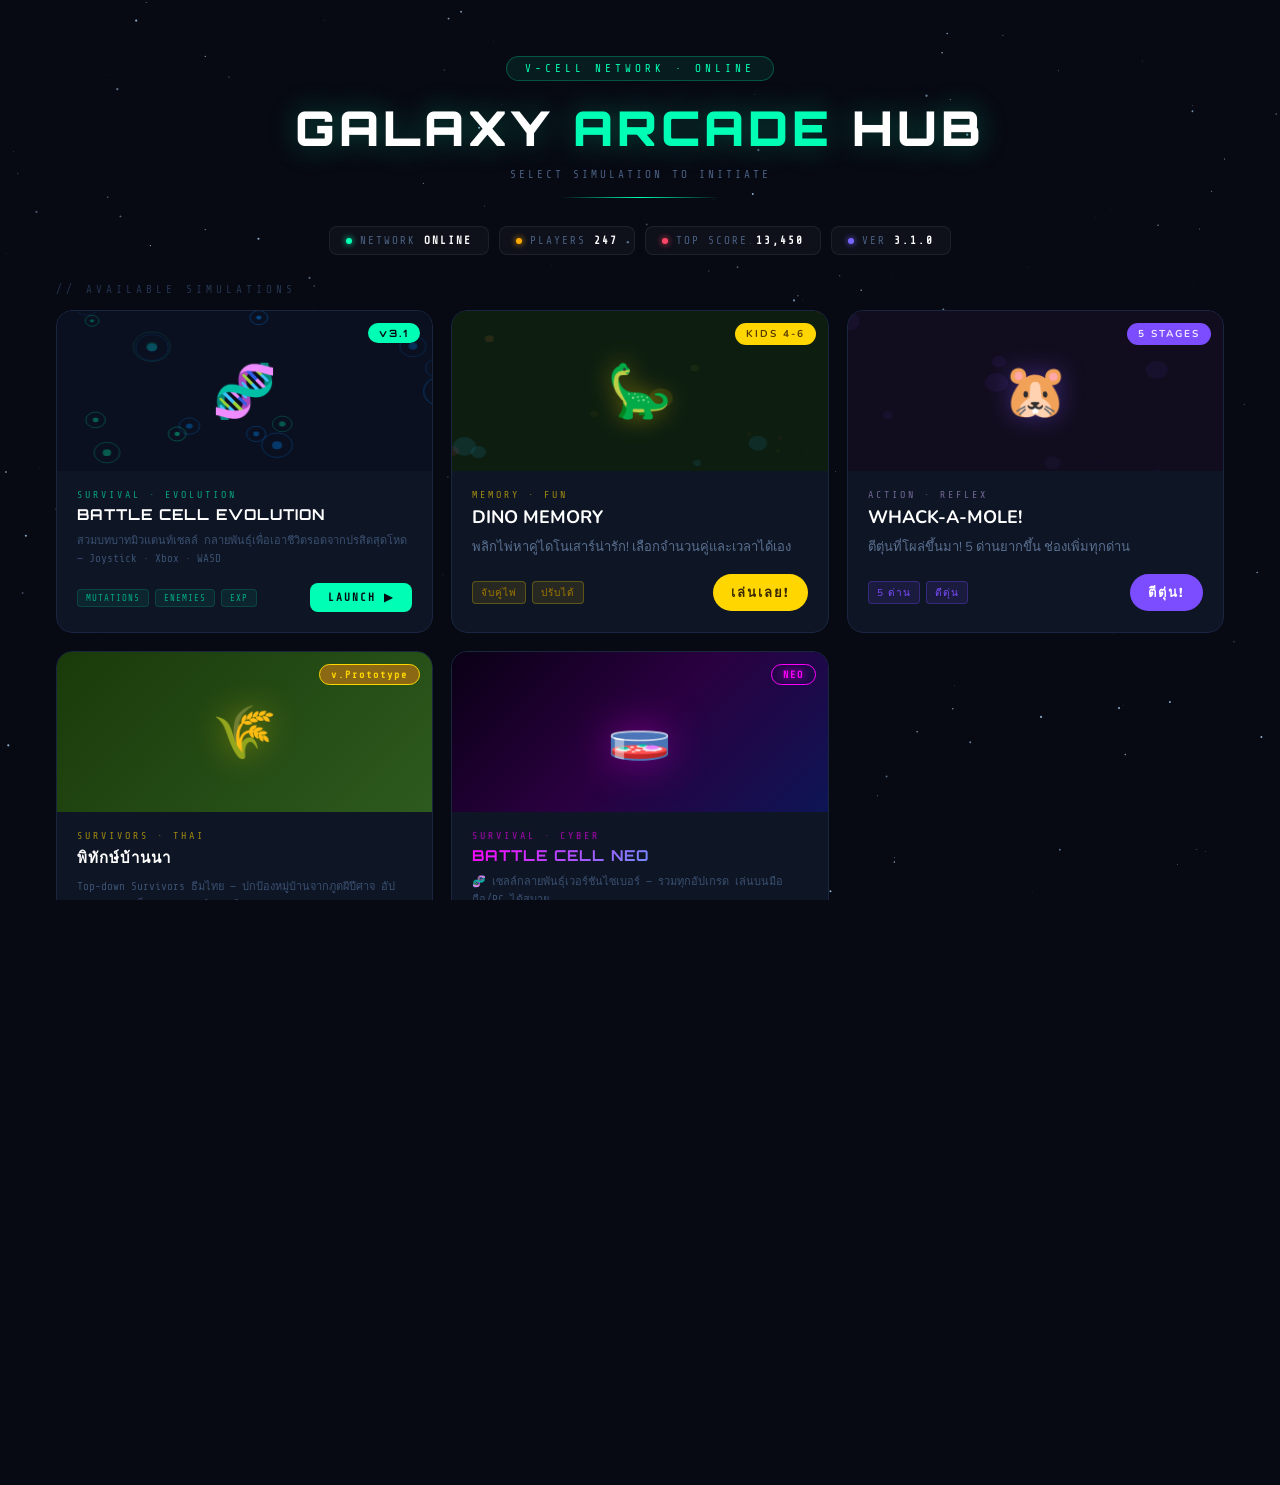
<file: index.html>
<!DOCTYPE html>
<html lang="th">
<head>
<meta charset="UTF-8">
<meta name="viewport" content="width=device-width, initial-scale=1.0, maximum-scale=1.0, user-scalable=no">
<title>Galaxy Arcade Hub</title>
<link rel="stylesheet" href="style.css">
</head>
<body>
<canvas id="bg"></canvas>

<!-- ============================== HUB ============================== -->
<div id="hub">
  <div class="hub-header">
    <div class="hub-badge">V-CELL NETWORK · ONLINE</div>
    <h1 class="hub-title">GALAXY <span>ARCADE</span> HUB</h1>
    <p class="hub-sub">SELECT SIMULATION TO INITIATE</p>
    <div class="scanbar"></div>
  </div>

  <div class="stats-row">
    <div class="stat-pill"><span class="dot"></span><span>NETWORK</span><span class="val">ONLINE</span></div>
    <div class="stat-pill"><span class="dot gold"></span><span>PLAYERS</span><span class="val" id="pcnt">247</span></div>
    <div class="stat-pill"><span class="dot red"></span><span>TOP SCORE</span><span class="val">13,450</span></div>
    <div class="stat-pill"><span class="dot purple"></span><span>VER</span><span class="val">3.1.0</span></div>
  </div>

  <div class="games-section">
    <div class="section-label">// AVAILABLE SIMULATIONS</div>
    <div class="games-grid">

      <!-- BATTLE CELL -->
      <div class="game-card" onclick="openGame('bc')">
        <div class="card-banner">
          <canvas id="cellCanvas" width="300" height="160"></canvas>
          <span class="banner-icon">🧬</span>
          <span class="badge-corner badge-cell">v3.1</span>
        </div>
        <div class="card-body">
          <div class="card-genre">SURVIVAL · EVOLUTION</div>
          <div class="card-title">BATTLE CELL EVOLUTION</div>
          <div class="card-desc">สวมบทบาทมิวแตนท์เซลล์ กลายพันธุ์เพื่อเอาชีวิตรอดจากปรสิตสุดโหด — Joystick · Xbox · WASD</div>
          <div class="card-footer">
            <div class="card-tags"><span class="tag">MUTATIONS</span><span class="tag">ENEMIES</span><span class="tag">EXP</span></div>
            <button class="launch-btn">LAUNCH ▶</button>
          </div>
        </div>
      </div>

      <!-- DINO MEMO -->
      <div class="game-card kid" onclick="openGame('memo')">
        <div class="card-banner" style="background:#0d1e10">
          <canvas id="dinoCanvas" width="300" height="160"></canvas>
          <span class="banner-icon" style="filter:drop-shadow(0 0 12px rgba(255,214,0,0.4))">🦕</span>
          <span class="badge-corner badge-kid">KIDS 4-6</span>
        </div>
        <div class="card-body">
          <div class="card-genre yellow">MEMORY · FUN</div>
          <div class="card-title k">DINO MEMORY</div>
          <div class="card-desc k">พลิกไพ่หาคู่ไดโนเสาร์น่ารัก! เลือกจำนวนคู่และเวลาได้เอง</div>
          <div class="card-footer">
            <div class="card-tags"><span class="tag y">จับคู่ไพ่</span><span class="tag y">ปรับได้</span></div>
            <button class="launch-btn kid">เล่นเลย!</button>
          </div>
        </div>
      </div>

      <!-- WHACK MOLE -->
      <div class="game-card whack" onclick="openGame('whack')">
        <div class="card-banner" style="background:#110d1e">
          <canvas id="moleCanvas" width="300" height="160"></canvas>
          <span class="banner-icon" style="filter:drop-shadow(0 0 12px rgba(124,77,255,0.4))">🐹</span>
          <span class="badge-corner badge-mole">5 STAGES</span>
        </div>
        <div class="card-body">
          <div class="card-genre purple">ACTION · REFLEX</div>
          <div class="card-title k">WHACK-A-MOLE!</div>
          <div class="card-desc k">ตีตุ่นที่โผล่ขึ้นมา! 5 ด่านยากขึ้น ช่องเพิ่มทุกด่าน</div>
          <div class="card-footer">
            <div class="card-tags"><span class="tag p">5 ด่าน</span><span class="tag p">ตีตุ่น</span></div>
            <button class="launch-btn mole">ตีตุ่น!</button>
          </div>
        </div>
      </div>

      <!-- พิทักษ์บ้านนา -->
      <div class="game-card" onclick="window.location.href='ptbn.html'">
        <div class="card-banner" style="background:linear-gradient(135deg,#1a3a0a,#2d5a1e)">
          <span class="banner-icon" style="filter:drop-shadow(0 0 16px rgba(255,215,0,0.4))">🌾</span>
          <span class="badge-corner" style="background:#8b6914;color:#ffd700;border:1px solid #ffd700">v.Prototype</span>
        </div>
        <div class="card-body">
          <div class="card-genre" style="color:#ffd700">SURVIVORS · THAI</div>
          <div class="card-title">พิทักษ์บ้านนา</div>
          <div class="card-desc">Top-down Survivors ธีมไทย — ปกป้องหมู่บ้านจากภูตผีปีศาจ อัปเกรดอาวุธ เก็บ EXP และทำภารกิจ!</div>
          <div class="card-footer">
            <div class="card-tags"><span class="tag" style="background:rgba(255,215,0,0.12);color:#ffd700">ไทย</span><span class="tag" style="background:rgba(255,215,0,0.12);color:#ffd700">SURVIVORS</span><span class="tag" style="background:rgba(255,215,0,0.12);color:#ffd700">มือถือ</span></div>
            <button class="launch-btn" style="background:linear-gradient(135deg,#8b6914,#6b4914);border-color:#ffd700">เล่นเลย!</button>
          </div>
        </div>
      </div>

      <!-- BATTLE CELL NEO -->
      <div class="game-card" onclick="window.location.href='bce.html'">
        <div class="card-banner" style="background:linear-gradient(135deg,#0a0015,#2a0040,#0d1555)">
          <span class="banner-icon" style="filter:drop-shadow(0 0 20px rgba(255,0,255,0.5))">🧫</span>
          <span class="badge-corner" style="background:transparent;color:#ff00ff;border:1px solid #ff00ff;text-shadow:0 0 8px #ff00ff">NEO</span>
        </div>
        <div class="card-body">
          <div class="card-genre" style="color:#ff00ff;text-shadow:0 0 4px rgba(255,0,255,0.3)">SURVIVAL · CYBER</div>
          <div class="card-title" style="background:linear-gradient(135deg,#ff00ff,#00ffff);-webkit-background-clip:text;-webkit-text-fill-color:transparent;background-clip:text">BATTLE CELL NEO</div>
          <div class="card-desc">🧬 เซลล์กลายพันธุ์เวอร์ชันไซเบอร์ — รวมทุกอัปเกรด เล่นบนมือถือ/PC ได้สบาย</div>
          <div class="card-footer">
            <div class="card-tags">
              <span class="tag" style="background:rgba(255,0,255,0.12);color:#ff00ff">CYBER</span>
              <span class="tag" style="background:rgba(0,255,255,0.12);color:#00ffff">NEO</span>
              <span class="tag" style="background:rgba(255,255,0,0.12);color:#ffff00">HYBRID</span>
            </div>
            <button class="launch-btn" style="background:linear-gradient(135deg,#ff00ff,#7700aa);border-color:#ff00ff;box-shadow:0 0 12px rgba(255,0,255,0.3);color:#fff">เข้าสู่ NEO ▶</button>
          </div>
        </div>
      </div>

    </div>
  </div>

  <div class="lb-section">
    <div class="section-label" style="padding:0 0 12px">// GALAXY LEADERBOARD</div>
    <div class="lb-card">
      <div class="lb-hdr"><span class="lb-title">EVOLUTION RECORDS</span><span class="lb-live"><span class="lb-live-dot"></span>LIVE</span></div>
      <div class="lb-row lhdr"><div>RANK</div><div>NAME</div><div>LVL</div><div>TIME</div><div style="text-align:right">SCORE</div></div>
      <div id="lb-body"></div>
    </div>
  </div>
  <div class="hub-footer">GALAXY ARCADE HUB · V-CELL NETWORK © 2025</div>
</div>

<!-- ============================== BATTLE CELL OVERLAY ============================== -->
<div class="overlay" id="overlay-bc">
  <div class="ov-topbar">
    <button class="ov-back" onclick="closeGame('bc')">⬅ BACK</button>
    <span class="ov-game-title">BATTLE CELL EVOLUTION</span>
    <span id="ctrl-indicator"></span>
  </div>
  <div id="bc-outer">
    <canvas id="bc-canvas"></canvas>
    <div id="bc-hud">
      <span class="hud-txt" id="hud-hp-txt">HP</span>
      <div class="hud-bar hud-hp-bar"><div class="hud-hp-fill" id="hud-hp" style="width:100%"></div></div>
      <span class="hud-txt" id="hud-lv">LV.1</span>
      <div class="hud-bar hud-exp-bar"><div class="hud-exp-fill" id="hud-exp" style="width:0%"></div></div>
      <span class="hud-txt" id="hud-score">0</span>
      <span class="hud-txt" id="hud-time">0s</span>
      <span class="hud-txt" id="hud-growth" style="color:#ff8800;font-weight:900">x1.0</span>
      <span id="ctrl-indicator"></span>
      <button id="toggle-joystick-btn" style="background:rgba(0,255,180,0.2); border:1px solid #00ffb4; border-radius:20px; color:#00ffb4; font-size:10px; padding:4px 10px; margin-left:auto; cursor:pointer;">🎮 JOY ON</button>
    </div>

    <!-- Screens -->
    <div class="bc-screen show" id="bc-start">
      <h2>BATTLE CELL EVOLUTION</h2>
      <p>🕹️ Virtual Joystick (ซ้ายล่าง)<br>⌨️ WASD / Arrow keys<br>🎮 Xbox / Gamepad<br>🖱️ Mouse / Touch</p>
      <button class="bc-btn" onclick="startBC()">START MUTATION ▶</button>
    </div>
    <div class="bc-screen" id="evo-screen">
      <h2>🧬 CHOOSE EVOLUTION 🧬</h2>
      <div class="evo-cards" id="evo-cards"></div>
    </div>
    <div class="bc-screen" id="boss-upgrade-screen">
      <h2 style="color:#ffd700;text-shadow:0 0 20px #ffd700">👾 BOSS SLAIN! CHOOSE POWER 👾</h2>
      <p style="color:#ff8800;font-size:13px;margin:0 0 12px">เซลล์ใหญ่ขึ้น 20% — เลือก Boss Upgrade พิเศษ!</p>
      <div class="evo-cards" id="boss-evo-cards"></div>
    </div>
    <div class="bc-screen" id="dead-screen">
      <h2>CELL DESTROYED 💀</h2>
      <div class="dead-score" id="dead-score">0</div>
      <div class="dead-info"  id="dead-info">LV.1 · 0s</div>
      <div style="display:flex;gap:10px;flex-wrap:wrap;justify-content:center">
        <button class="bc-btn" onclick="startBC()">PLAY AGAIN</button>
        <button class="bc-btn sec" onclick="closeGame('bc')">EXIT</button>
      </div>
    </div>
  </div>
</div>

<!-- ============================== MEMO OVERLAY ============================== -->
<div class="overlay" id="overlay-memo">
  <div class="ov-topbar">
    <button class="ov-back" onclick="closeGame('memo')">⬅ กลับ</button>
    <span class="ov-game-title" style="color:#FFD600">🦕 DINO MEMORY</span>
  </div>
  <div class="memo-shell">
    <div class="memo-topbar">
      <div class="memo-title">🦕 DINO MEMORY 🦖</div>
      <div class="memo-sub">พลิกไพ่ — จับคู่ไดโนเสาร์ให้ครบ!</div>
      <button class="memo-settings-btn" onclick="toggleMemoSettings()">⚙️ ตั้งค่าเกม</button>
    </div>
    <div class="memo-settings-panel" id="memo-settings">
      <div class="settings-row">
        <span class="settings-label">จำนวนคู่</span>
        <div class="settings-opts" id="opts-pairs">
          <button class="opt-btn"        onclick="setMemoPairs(4)"  data-v="4">4</button>
          <button class="opt-btn"        onclick="setMemoPairs(6)"  data-v="6">6</button>
          <button class="opt-btn"        onclick="setMemoPairs(8)"  data-v="8">8</button>
          <button class="opt-btn"        onclick="setMemoPairs(10)" data-v="10">10</button>
          <button class="opt-btn"        onclick="setMemoPairs(12)" data-v="12">12</button>
          <button class="opt-btn"        onclick="setMemoPairs(16)" data-v="16">16</button>
          <button class="opt-btn"        onclick="setMemoPairs(20)" data-v="20">20</button>
          <button class="opt-btn"        onclick="setMemoPairs(24)" data-v="24">24</button>
          <button class="opt-btn"        onclick="setMemoPairs(32)" data-v="32">32</button>
          <button class="opt-btn"        onclick="setMemoPairs(40)" data-v="40">40</button>
          <button class="opt-btn"        onclick="setMemoPairs(48)" data-v="48">48</button>
          <button class="opt-btn"        onclick="setMemoPairs(56)" data-v="56">56</button>
          <button class="opt-btn"        onclick="setMemoPairs(64)" data-v="64">64</button>
        </div>
      </div>
      <div class="settings-row">
        <span class="settings-label">เวลา</span>
        <div class="settings-opts" id="opts-time">
          <button class="opt-btn"        onclick="setMemoTime(30)"  data-v="30">30 วิ</button>
          <button class="opt-btn"        onclick="setMemoTime(60)"  data-v="60">60 วิ</button>
          <button class="opt-btn active" onclick="setMemoTime(90)"  data-v="90">90 วิ</button>
          <button class="opt-btn"        onclick="setMemoTime(120)" data-v="120">2 นาที</button>
          <button class="opt-btn"        onclick="setMemoTime(0)"   data-v="0">∞ ไม่จำกัด</button>
        </div>
      </div>
      <button onclick="initMemo()" style="background:#FFD600;color:#3A2A00;border:none;border-radius:20px;font-family:'Nunito',sans-serif;font-size:14px;font-weight:900;padding:9px 22px;cursor:pointer;margin-top:8px">เริ่มเกมใหม่!</button>
    </div>
    <div class="memo-stats">
      <div class="memo-stat"><div class="sv" id="m-moves">0</div><div class="sl">ครั้ง</div></div>
      <div class="memo-stat"><div class="sv" id="m-pairs">0/6</div><div class="sl">คู่</div></div>
      <div class="memo-stat"><div class="sv" id="m-time">90</div><div class="sl">วิ</div></div>
    </div>
    <div id="memo-result-box" style="display:none"></div>
    <div class="memo-grid" id="memo-grid"></div>
  </div>
</div>


<!-- ============================== BCE OVERLAY ============================== -->
<div class="overlay" id="overlay-whack">
  <div class="ov-topbar">
    <button class="ov-back" onclick="closeGame('whack')">⬅ กลับ</button>
    <span class="ov-game-title" style="color:#B39DDB">🐹 WHACK-A-MOLE</span>
  </div>
  <div class="whack-shell">
    <div class="whack-topbar">
      <div class="whack-main-title">🐹 WHACK-A-MOLE! 🔨</div>
    </div>
    <div class="whack-stats">
      <div class="whack-stat"><div class="sv" id="w-score">0</div><div class="sl">คะแนน</div></div>
      <div class="whack-stat"><div class="sv" id="w-left">30</div><div class="sl">วิ</div></div>
      <div class="whack-stat"><div class="sv" id="w-stage">1</div><div class="sl">ด่าน</div></div>
      <div class="whack-stat"><div class="sv" id="w-target">10</div><div class="sl">เป้า</div></div>
    </div>
    <div class="stage-btns" id="stage-btns"></div>
    <div id="w-result-box" style="display:none"></div>
    <div class="whack-arena"><div class="whack-grid" id="whack-grid"></div></div>
    <button class="ws-btn" id="w-start-btn" onclick="startWhack()">เริ่มเลย! 🔨</button>
  </div>
</div>

<!-- ============================== BOOT ============================== -->
<script type="module">
  import { resizeBg, drawBg, initCellBanner, drawCellBanner, initDinoBanner, drawDinoBanner, initMoleBanner, drawMoleBanner, buildLB, startPlayerCountAnim } from './shared.js';
  import './battle-cell.js';
  import './dino-memo.js';
  import './whack-mole.js';

  resizeBg();
  initCellBanner(); initDinoBanner(); initMoleBanner();
  buildLB(); startPlayerCountAnim();
  window.addEventListener('resize', resizeBg);

  function mainLoop(t) {
    drawBg(t); drawCellBanner(t); drawDinoBanner(t); drawMoleBanner(t);
    requestAnimationFrame(mainLoop);
  }
  requestAnimationFrame(mainLoop);
</script>
</body>
</html>
</file>
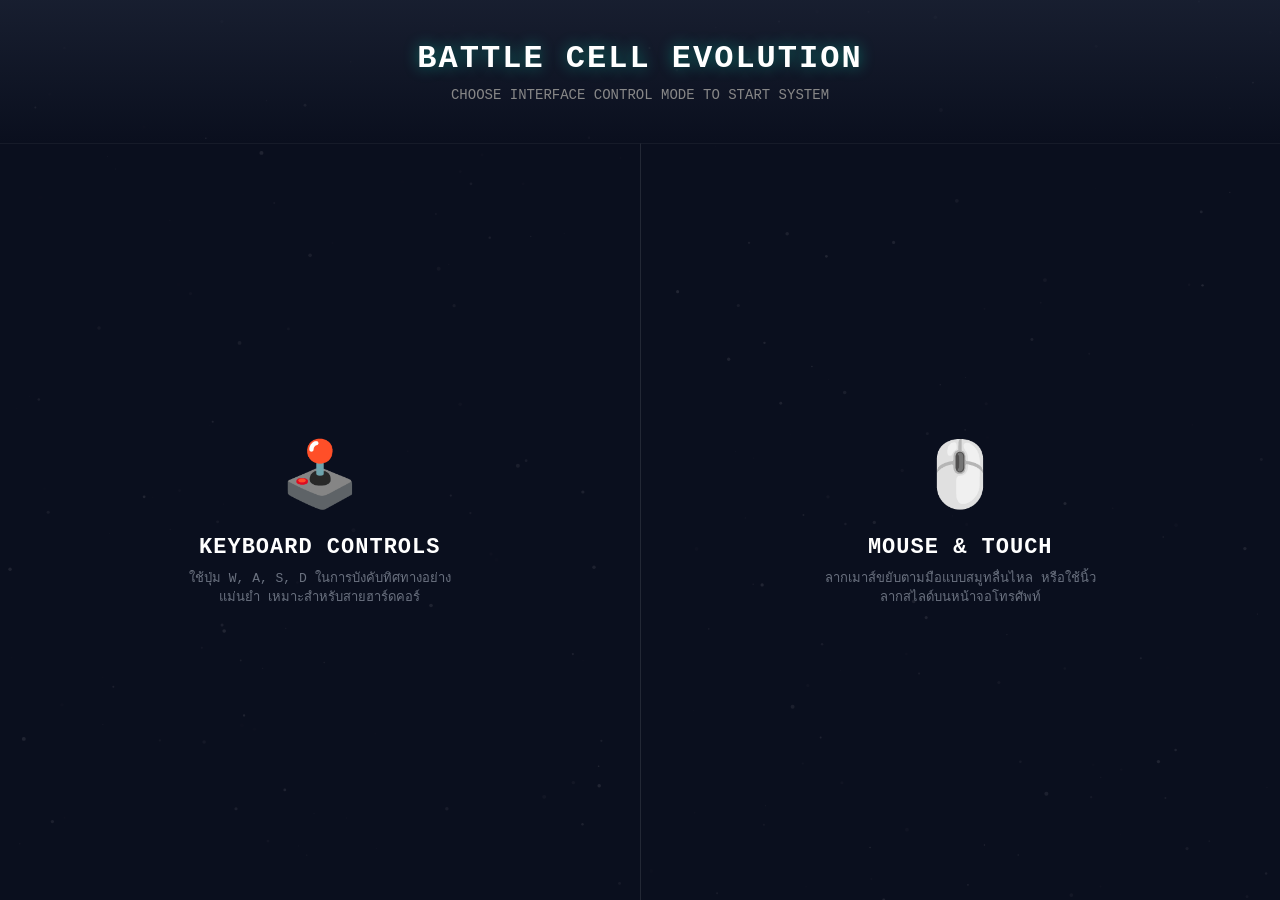
<file: BattleCellEvolution.html>
<!DOCTYPE html>
<html lang="th">
<head>
<meta charset="UTF-8">
<meta name="viewport" content="width=device-width, initial-scale=1.0, user-scalable=no">
<title>Vampire Survivors Lite - Space Cell Evolution</title>
<style>
/* 🎨 ดีไซน์สไตล์อวกาศลึกลับตามต้นฉบับดั้งเดิม ปรับเป็น Full Screen */
* {
user-select: none;
-webkit-tap-highlight-color: transparent;
box-sizing: border-box;
}

body, html {
margin: 0;
padding: 0;
width: 100%;
height: 100%;
background: linear-gradient(135deg, #0a0f1e, #0a0a1a);
font-family: 'Courier New', monospace;
overflow: hidden;
display: flex;
justify-content: center;
align-items: center;
}

.game-container {
position: relative;
width: 100vw;
height: 100vh;
display: flex;
justify-content: center;
align-items: center;
background: #11141f;
}

canvas {
display: block;
background: #0d101a;
}

/* 🕹️ หน้าจอเลือกโหมดการควบคุมแบบแบ่งซ้าย-ขวาขนาดใหญ่สะใจ */
#start-screen {
position: absolute;
top: 0;
left: 0;
width: 100%;
height: 100%;
background: rgba(10, 15, 30, 0.9);
display: flex;
flex-direction: column;
z-index: 20;
}

#start-screen .title-area {
text-align: center;
padding: 40px 20px;
background: linear-gradient(to bottom, rgba(27,34,52,0.8), transparent);
}

#start-screen h1 {
color: #fff;
font-size: 32px;
margin: 0 0 10px 0;
text-shadow: 0 0 15px rgba(0,255,204,0.4);
letter-spacing: 2px;
}

#start-screen p {
color: #888;
font-size: 14px;
margin: 0;
}

.mode-selection-wrapper {
display: flex;
flex: 1;
width: 100%;
height: 100%;
}

/* แบ่งครึ่งหน้าจอ ซ้าย-ขวา */
.mode-split-btn {
flex: 1;
display: flex;
flex-direction: column;
justify-content: center;
align-items: center;
background: transparent;
border: none;
color: white;
font-family: 'Courier New', monospace;
cursor: pointer;
transition: all 0.3s ease;
padding: 40px;
position: relative;
border-top: 1px solid rgba(255,255,255,0.05);
}

.mode-split-btn:first-child {
border-right: 1px solid rgba(255,255,255,0.1);
}

.mode-split-btn:hover {
background: rgba(27, 34, 52, 0.4);
}

.mode-split-btn:hover .icon {
transform: scale(1.15);
text-shadow: 0 0 20px #00ffcc;
}

.mode-split-btn:hover .btn-title {
color: #00ffcc;
}

.mode-split-btn .icon {
font-size: 64px;
margin-bottom: 20px;
transition: transform 0.3s ease;
}

.mode-split-btn .btn-title {
font-size: 22px;
font-weight: bold;
margin-bottom: 10px;
letter-spacing: 1px;
color: #fff;
}

.mode-split-btn .btn-desc {
font-size: 13px;
color: #6b7280;
text-align: center;
max-width: 280px;
line-height: 1.4;
}

/* 🧬 หน้าต่างเลือกการ์ดวิวัฒนาการตอนเลเวลอัป */
#evolution-overlay {
display: none;
position: absolute;
top: 0;
left: 0;
width: 100%;
height: 100%;
background: rgba(10, 15, 30, 0.9);
justify-content: center;
align-items: center;
flex-direction: column;
z-index: 10;
}

#evolution-overlay h2 {
color: #fff;
margin-bottom: 25px;
text-shadow: 0 0 10px #00ffcc;
font-size: 26px;
text-align: center;
padding: 0 20px;
}

.card-container {
display: flex;
gap: 20px;
justify-content: center;
align-items: center;
width: 90%;
max-width: 800px;
flex-wrap: wrap; /* รองรับจอแนวตั้งหรือจอมือถือไม่ให้หลุดวงโคจร */
}

.evo-card {
background: #161a26;
border: 2px solid #2d3748;
border-radius: 16px;
padding: 20px;
width: 220px;
text-align: center;
color: white;
cursor: pointer;
transition: all 0.2s ease;
font-family: 'Courier New', monospace;
box-shadow: 0 10px 20px rgba(0,0,0,0.4);
}

.evo-card:hover {
transform: translateY(-8px);
border-color: #00ffcc;
background: #1f2536;
box-shadow: 0 0 15px rgba(0,255,204,0.3);
}

.evo-card h3 {
margin: 0 0 10px 0;
color: #00ffcc;
font-size: 16px;
}

.evo-card p {
font-size: 13px;
color: #a0aec0;
margin: 0;
line-height: 1.4;
}
</style>
</head>
<body>

<div class="game-container">
    <!-- หน้าเลือกโหมดควบคุม ซ้าย-ขวา บิ๊กเบิ้ม -->
    <div id="start-screen">
        <div class="title-area">
            <h1>BATTLE CELL EVOLUTION</h1>
            <p>CHOOSE INTERFACE CONTROL MODE TO START SYSTEM</p>
        </div>
        <div class="mode-selection-wrapper">
            <button class="mode-split-btn" onclick="startGame('wasd')">
                <div class="icon">🕹️</div>
                <div class="btn-title">KEYBOARD CONTROLS</div>
                <div class="btn-desc">ใช้ปุ่ม W, A, S, D ในการบังคับทิศทางอย่างแม่นยำ เหมาะสำหรับสายฮาร์ดคอร์</div>
            </button>
            <button class="mode-split-btn" onclick="startGame('mouse')">
                <div class="icon">🖱️</div>
                <div class="btn-title">MOUSE & TOUCH</div>
                <div class="btn-desc">ลากเมาส์ขยับตามมือแบบสมูทลื่นไหล หรือใช้นิ้วลากสไลด์บนหน้าจอโทรศัพท์</div>
            </button>
        </div>
    </div>

    <!-- หน้าต่างสุ่มการ์ดวิวัฒนาการตอนเลเวลอัป -->
    <div id="evolution-overlay">
        <h2>🧬 CHOOSE YOUR EVOLUTION 🧬</h2>
        <div class="card-container" id="card-list"></div>
    </div>
    
    <canvas id="gameCanvas"></canvas>
</div>

<script>
const canvas = document.getElementById('gameCanvas');
const ctx = canvas.getContext('2d');

let W = window.innerWidth;
let H = window.innerHeight;

let gameStarted = false;
let gameOver = false;
let isPaused = false;
let frames = 0;

let controlMode = 'wasd';
let mouseX = W / 2;
let mouseY = H / 2;

// 🪐 ระบบอนุภาคพื้นหลังดวงดาวระยิบระยับ (Starfield)
let stars = [];
function initStars() {
    stars = [];
    let starCount = Math.floor((W * H) / 4000); // คำนวณจำนวนดาวให้พอดีตามสเกลหน้าจอ
    for (let i = 0; i < starCount; i++) {
        stars.push({
            x: Math.random() * W,
            y: Math.random() * H,
            size: Math.random() * 2,
            speed: Math.random() * 0.5 + 0.1,
            brightness: Math.random()
        });
    }
}

// 🖥️ ฟังก์ชันจัดระเบียบขนาดจอไม่ให้ข้อมูลหลุดลอยหายไป
function resizeCanvas() {
    W = window.innerWidth;
    H = window.innerHeight;
    canvas.width = W;
    canvas.height = H;
    initStars(); // รีเซ็ตตำแหน่งดวงดาวให้เต็มจอใหม่
    
    // ถ้าผู้เล่นหลุดขอบระหว่างสเกลจอ ให้ดึงกลับมาพื้นที่ปลอดภัย
    if (player && player.x) {
        player.x = Math.max(player.radius + 10, Math.min(W - player.radius - 10, player.x));
        player.y = Math.max(player.radius + 30, Math.min(H - player.radius - 10, player.y));
    }
}
window.addEventListener('resize', resizeCanvas);

// ระบบคีย์บอร์ด
let keys = { w: false, a: false, s: false, d: false };
window.addEventListener('keydown', e => { if(e.key.toLowerCase() in keys) keys[e.key.toLowerCase()] = true; });
window.addEventListener('keyup', e => { if(e.key.toLowerCase() in keys) keys[e.key.toLowerCase()] = false; });

function handleMouseMove(e) {
    if (!gameStarted || isPaused || gameOver) return;
    const rect = canvas.getBoundingClientRect();
    let clientX, clientY;
    
    if (e.touches && e.touches.length > 0) {
        clientX = e.touches[0].clientX;
        clientY = e.touches[0].clientY;
    } else {
        clientX = e.clientX;
        clientY = e.clientY;
    }
    
    mouseX = clientX - rect.left;
    mouseY = clientY - rect.top;
}

canvas.addEventListener('mousemove', handleMouseMove);
canvas.addEventListener('touchmove', handleMouseMove, { passive: false });
canvas.addEventListener('touchstart', handleMouseMove);

// ตัวแปรระบบเกม
let player = {};
// 🧬 อัปเกรดชิ้นที่ 4: wings (ปีกพลังงานนิวเคลียส)
let evolution = { tail: 0, eye: 0, spike: 0, wings: 0 };

const mutationPool = [
    { id: 'tail', name: 'TAIL MUTANT 🪱', desc: 'เพิ่มความเร็วเดิน +15% และปล่อยเมือกสไลม์ถ่วงเวลาศัตรูบนพื้น' },
    { id: 'eye', name: 'HYPER EYE 👁️', desc: 'เพิ่มการยิงลูกพลังเวทติดตามศัตรูที่อยู่ใกล้ที่สุดอัตโนมัติ' },
    { id: 'spike', name: 'SPIKE SHELL 🌵', desc: 'สร้างหนามแหลมคมหมุนรอบตัว ทำดาเมจต่อเนื่องรอบทิศ' },
    // 🧬 อัปเกรดใหม่ ชิ้นที่ 4
    { id: 'wings', name: 'ENERGY WINGS 🪽', desc: 'ติดตั้งปีกพลังงานนิวเคลียส ปล่อยคลื่นช็อกเวฟวงแหวนผลักศัตรูให้กระเด็นออกไป' }
];

let enemies = [];
let enemyProjectiles = []; // กระสุนของศัตรู (สำหรับ Spitting Parasite)
let projectiles = [];
let expOrbs = [];
let slimes = [];
let shockwaves = []; // จัดการคลื่นช็อกเวฟปีกนิวเคลียส

function startGame(mode) {
    controlMode = mode;
    gameStarted = true;
    document.getElementById('start-screen').style.display = 'none';
    
    if (controlMode === 'mouse') {
        canvas.style.cursor = 'none';
    } else {
        canvas.style.cursor = 'default';
    }
    
    resetGame();
}

function resetGame() {
    gameOver = false;
    isPaused = false;
    frames = 0;
    enemies = [];
    projectiles = [];
    enemyProjectiles = [];
    expOrbs = [];
    slimes = [];
    shockwaves = [];
    evolution = { tail: 0, eye: 0, spike: 0, wings: 0 };
    
    player = {
        x: W / 2,
        y: H / 2,
        radius: 16,
        hp: 5,
        maxHp: 5,
        invincibleTime: 0,
        level: 1,
        xp: 0,
        xpNeeded: 10,
        shootCooldown: 0,
        wingsCooldown: 0 // Cooldown ของคลื่นช็อกเวฟปีกนิวเคลียส
    };
    
    mouseX = W / 2;
    mouseY = H / 2;
    document.getElementById('evolution-overlay').style.display = 'none';
}

function updateStars() {
    stars.forEach(star => {
        star.y += star.speed; // ให้ดาวเลื่อนลงสร้างมิติพุ่งไปข้างหน้า
        if (star.y > H) {
            star.y = 0;
            star.x = Math.random() * W;
        }
        // ทำให้ดาวกะพริบเบา ๆ
        star.brightness += (Math.random() * 0.1 - 0.05);
        star.brightness = Math.max(0.2, Math.min(1, star.brightness));
    });
}

function updatePlayerPosition() {
    if (!gameStarted || gameOver || isPaused) return;
    
    // ล็อกระยะปลอดภัยไม่ให้ตัวผู้เล่นมุดหลุดจอออกไปข้างนอก
    let topSafetyBound = 35; 
    let sideSafetyBound = player.radius + 5;

    if (controlMode === 'wasd') {
        let currentSpeed = 3.5 + (evolution.tail * 0.6);
        if (keys.w) player.y -= currentSpeed;
        if (keys.s) player.y += currentSpeed;
        if (keys.a) player.x -= currentSpeed;
        if (keys.d) player.x += currentSpeed;
    } else {
        let currentEasingSpeed = 0.08 + (evolution.tail * 0.02);
        let dx = mouseX - player.x;
        let dy = mouseY - player.y;
        player.x += dx * currentEasingSpeed;
        player.y += dy * currentEasingSpeed;
    }
    
    player.x = Math.max(sideSafetyBound, Math.min(W - sideSafetyBound, player.x));
    player.y = Math.max(topSafetyBound, Math.min(H - player.radius - 10, player.y));
    
    if (player.invincibleTime > 0) player.invincibleTime--;
    
    if (evolution.tail > 0 && frames % 28 === 0) {
        slimes.push({ x: player.x, y: player.y, radius: 10 + (evolution.tail * 2), duration: 180 });
    }

    // 🧬 ความสามารถปีก (Wings Evolution): สาดคลื่นช็อกเวฟผลักกระแทก
    if (evolution.wings > 0) {
        if (player.wingsCooldown > 0) {
            player.wingsCooldown--;
        } else {
            // ปล่อยคลื่นช็อกเวฟ
            shockwaves.push({
                x: player.x,
                y: player.y,
                currentRadius: player.radius,
                maxRadius: 60 + (evolution.wings * 20),
                speed: 4,
                damage: 0.5 + (evolution.wings * 0.5),
                pushForce: 8 + (evolution.wings * 2)
            });
            // Cooldown ตามระดับของเลเวลปีก
            player.wingsCooldown = Math.max(60, 180 - (evolution.wings * 20));
        }
    }
}

function fireWeapons() {
    if (!gameStarted || gameOver || isPaused) return;
    
    if (player.shootCooldown > 0) {
        player.shootCooldown--;
    } else {
        let baseCount = 4;
        for (let i = 0; i < baseCount; i++) {
            let angle = (i * Math.PI * 2) / baseCount + (frames * 0.015);
            projectiles.push({
                x: player.x, y: player.y,
                vx: Math.cos(angle) * 5.5, vy: Math.sin(angle) * 5.5,
                radius: 4, damage: 1, color: '#00ffcc'
            });
        }
        
        if (evolution.eye > 0 && enemies.length > 0) {
            let closestEnemy = null;
            let minDist = Infinity;
            enemies.forEach(e => {
                let d = Math.hypot(e.x - player.x, e.y - player.y);
                if (d < minDist) { minDist = d; closestEnemy = e; }
            });
            
            if (closestEnemy) {
                let angle = Math.atan2(closestEnemy.y - player.y, closestEnemy.x - player.x);
                for(let i = 0; i < evolution.eye; i++) {
                    let spreadAngle = angle + (i * 0.15) - ((evolution.eye-1) * 0.075);
                    projectiles.push({
                        x: player.x, y: player.y,
                        vx: Math.cos(spreadAngle) * 8, vy: Math.sin(spreadAngle) * 8,
                        radius: 6, damage: 2, color: '#ff0066'
                    });
                }
            }
        }
        player.shootCooldown = 38;
    }
}

function updateProjectiles() {
    // 1. อัปเดตกระสุนผู้เล่น
    for (let i = projectiles.length - 1; i >= 0; i--) {
        let p = projectiles[i];
        p.x += p.vx; p.y += p.vy;
        if (p.x < -10 || p.x > W + 10 || p.y < -10 || p.y > H + 10) projectiles.splice(i, 1);
    }

    // 2. อัปเดตกระสุนของศัตรูจอมพ่น (Spitting Parasite)
    for (let i = enemyProjectiles.length - 1; i >= 0; i--) {
        let ep = enemyProjectiles[i];
        ep.x += ep.vx; ep.y += ep.vy;
        
        // ชนผู้เล่น
        let distToPlayer = Math.hypot(player.x - ep.x, player.y - ep.y);
        if (distToPlayer < player.radius + ep.radius) {
            if (player.invincibleTime === 0 && !gameOver && !isPaused) {
                player.hp--;
                player.invincibleTime = 30;
                if (player.hp <= 0) gameOver = true;
            }
            enemyProjectiles.splice(i, 1);
            continue;
        }

        if (ep.x < -10 || ep.x > W + 10 || ep.y < -10 || ep.y > H + 10) {
            enemyProjectiles.splice(i, 1);
        }
    }

    // 3. อัปเดตเมือกสไลม์
    for (let i = slimes.length - 1; i >= 0; i--) {
        slimes[i].duration--;
        if (slimes[i].duration <= 0) slimes.splice(i, 1);
    }

    // 4. อัปเดตขยายวงคลื่นช็อกเวฟนิวเคลียส
    for (let i = shockwaves.length - 1; i >= 0; i--) {
        let sw = shockwaves[i];
        sw.currentRadius += sw.speed;
        if (sw.currentRadius >= sw.maxRadius) {
            shockwaves.splice(i, 1);
        }
    }
}

function spawnManager() {
    if (!gameStarted || isPaused || gameOver) return;
    let maxEnemies = Math.min(60, Math.floor((W * H) / 11000));
    
    if (frames % 40 === 0 && enemies.length < maxEnemies) {
        let side = Math.floor(Math.random() * 4);
        let x, y;
        if (side === 0) { x = Math.random() * W; y = -30; }
        else if (side === 1) { x = W + 30; y = Math.random() * H; }
        else if (side === 2) { x = Math.random() * W; y = H + 30; }
        else { x = -30; y = Math.random() * H; }
        
        // 👾 สุ่มประเภทศัตรู: ศัตรูธรรมดา (วิ่งชน) 75% และ ศัตรูจอมพ่นระยะไกลตัวใหม่ (Spitting Parasite) 25%
        let type = Math.random() < 0.25 ? 'spitter' : 'runner';
        
        if (type === 'spitter') {
            enemies.push({ 
                x: x, 
                y: y, 
                radius: 14, 
                speed: 1.0, 
                hp: 3, 
                type: 'spitter', 
                shootCooldown: Math.floor(Math.random() * 60) + 60,
                color: '#9933ff' // สีม่วงปรสิตเข้ม
            });
        } else {
            enemies.push({ 
                x: x, 
                y: y, 
                radius: 11, 
                speed: 1.6, 
                hp: 2, 
                type: 'runner',
                color: '#ff3333' // สีแดงวิ่งสู้ฟัดเดิม
            });
        }
    }
}

function updateEnemies() {
    for (let i = enemies.length - 1; i >= 0; i--) {
        let e = enemies[i];
        let dx = player.x - e.x;
        let dy = player.y - e.y;
        let dist = Math.hypot(dx, dy);
        
        let isSlowed = false;
        slimes.forEach(s => {
            if (Math.hypot(e.x - s.x, e.y - s.y) < s.radius) isSlowed = true;
        });
        let currentEnemySpeed = isSlowed ? e.speed * 0.35 : e.speed;
        
        // การบังคับการเคลื่อนที่ของศัตรูแต่ละแบบ
        if (e.type === 'spitter') {
            // 👾 ศัตรูจอมพ่น: พยายามรักษาระยะห่าง 200 พิกเซลจากผู้เล่น ไม่พุ่งเข้าหาตรงๆ
            if (dist > 220) {
                // เดินเข้าหา
                e.x += (dx / dist) * currentEnemySpeed;
                e.y += (dy / dist) * currentEnemySpeed;
            } else if (dist < 180) {
                // เดินถอยหนีถ้าผู้เล่นเข้าใกล้เกินไป
                e.x -= (dx / dist) * currentEnemySpeed;
                e.y -= (dy / dist) * currentEnemySpeed;
            }
            
            // การพ่นกระสุนกรดวิถีโค้ง
            if (dist < 400) {
                if (e.shootCooldown > 0) {
                    e.shootCooldown--;
                } else {
                    let angle = Math.atan2(player.y - e.y, player.x - e.x);
                    enemyProjectiles.push({
                        x: e.x,
                        y: e.y,
                        vx: Math.cos(angle) * 4,
                        vy: Math.sin(angle) * 4,
                        radius: 5,
                        color: '#b300b3' // กระสุนกรดพิษสีชมพู/ม่วง
                    });
                    e.shootCooldown = 120; // ยิงทุก 2 วินาที
                }
            }
        } else {
            // ศัตรูธรรมดา: วิ่งชนเข้าหาตรงๆ
            if (dist > 0) {
                e.x += (dx / dist) * currentEnemySpeed;
                e.y += (dy / dist) * currentEnemySpeed;
            }
        }
        
        // ชนผู้เล่นตรงๆ (สร้างความเสียหาย)
        if (dist < player.radius + e.radius && player.invincibleTime === 0 && gameStarted && !gameOver && !isPaused) {
            player.hp--;
            player.invincibleTime = 30;
            if (player.hp <= 0) gameOver = true;
        }
        
        // โดนคลื่นช็อกเวฟผลักของ ปีกนิวเคลียส (Wings)
        shockwaves.forEach(sw => {
            let distToShock = Math.hypot(e.x - sw.x, e.y - sw.y);
            // ถ้าศัตรูอยู่ในรัศมีขยายของคลื่น
            if (Math.abs(distToShock - sw.currentRadius) < 15) {
                e.hp -= sw.damage / 60; // ทำดาเมจต่อเนื่องเฉลี่ยต่อเฟรม
                
                // ผลักศัตรูกระเด็นออกไปในทิศทางคลื่น
                let pushX = (e.x - player.x) / distToShock;
                let pushY = (e.y - player.y) / distToShock;
                e.x += pushX * sw.pushForce;
                e.y += pushY * sw.pushForce;
            }
        });
        
        // ชนกระสุนผู้เล่น
        for (let j = projectiles.length - 1; j >= 0; j--) {
            let p = projectiles[j];
            if (Math.hypot(e.x - p.x, e.y - p.y) < e.radius + p.radius) {
                e.hp -= p.damage;
                projectiles.splice(j, 1);
                if (e.hp <= 0) {
                    expOrbs.push({ x: e.x, y: e.y, value: e.type === 'spitter' ? 4 : 2 }); // สปิตเตอร์ให้ EXP เยอะกว่า
                    enemies.splice(i, 1);
                    break;
                }
            }
        }
        
        // ชนเกราะหนามหมุน (Spike Evolution)
        if (evolution.spike > 0) {
            let spikeRadius = player.radius + 25;
            let spikeAngle = frames * 0.05;
            for (let k = 0; k < evolution.spike; k++) {
                let finalAngle = spikeAngle + (k * (Math.PI * 2 / evolution.spike));
                let sx = player.x + Math.cos(finalAngle) * spikeRadius;
                let sy = player.y + Math.sin(finalAngle) * spikeRadius;
                
                if (Math.hypot(e.x - sx, e.y - sy) < e.radius + 6) {
                    e.hp -= 0.15;
                    if (e.hp <= 0) {
                        expOrbs.push({ x: e.x, y: e.y, value: e.type === 'spitter' ? 4 : 2 });
                        enemies.splice(i, 1);
                        break;
                    }
                }
            }
        }
    }
}

function updateExpOrbs() {
    for (let i = expOrbs.length - 1; i >= 0; i--) {
        let o = expOrbs[i];
        let dist = Math.hypot(player.x - o.x, player.y - o.y);
        
        let magnetRange = 65 + (evolution.eye * 20);
        if (dist < magnetRange) {
            o.x += (player.x - o.x) * 0.16;
            o.y += (player.y - o.y) * 0.16;
        }
        
        if (dist < player.radius + 6) {
            player.xp += o.value;
            expOrbs.splice(i, 1);
            if (player.xp >= player.xpNeeded) triggerEvolutionMenu();
        }
    }
}

function triggerEvolutionMenu() {
    isPaused = true;
    player.xp -= player.xpNeeded;
    player.level++;
    player.xpNeeded = Math.floor(player.xpNeeded * 1.5);
    
    const overlay = document.getElementById('evolution-overlay');
    const cardList = document.getElementById('card-list');
    cardList.innerHTML = '';
    
    let shuffled = [...mutationPool].sort(() => 0.5 - Math.random());
    shuffled.forEach(mutation => {
        let currentLvl = evolution[mutation.id];
        let card = document.createElement('div');
        card.className = 'evo-card';
        card.innerHTML = `
            <h3>${mutation.name}</h3>
            <p>${mutation.desc}</p>
            <div style="margin-top:10px; font-size:12px; color:#00ffcc;">LEVEL: ${currentLvl} → ${currentLvl + 1}</div>
        `;
        
        card.onclick = () => {
            evolution[mutation.id]++;
            isPaused = false;
            overlay.style.display = 'none';
        };
        cardList.appendChild(card);
    });
    overlay.style.display = 'flex';
}

function draw() {
    // ล้างจอแล้วถมสีพื้นหลังเข้มแบบต้นฉบับ
    ctx.fillStyle = '#0d101a';
    ctx.fillRect(0, 0, W, H);
    
    // ⭐ วาดและอัปเดตระบบดวงดาวพื้นหลังระยิบระยับ
    stars.forEach(star => {
        ctx.fillStyle = `rgba(255, 255, 255, ${star.brightness})`;
        ctx.beginPath();
        ctx.arc(star.x, star.y, star.size, 0, Math.PI * 2);
        ctx.fill();
    });
    if (!isPaused && !gameOver && gameStarted) updateStars();
    
    if (!gameStarted) return; 
    
    // 1. วาดเมือกหาง (สีเขียวโปร่งแสง)
    slimes.forEach(s => {
        ctx.fillStyle = 'rgba(0, 255, 100, 0.1)';
        ctx.beginPath(); ctx.arc(s.x, s.y, s.radius, 0, Math.PI * 2); ctx.fill();
    });
    
    // 2. วาดช็อกเวฟวงแหวนปีกพลังงานนิวเคลียส (Wings)
    shockwaves.forEach(sw => {
        ctx.strokeStyle = `rgba(0, 102, 255, ${1 - (sw.currentRadius / sw.maxRadius)})`;
        ctx.lineWidth = 3;
        ctx.beginPath();
        ctx.arc(sw.x, sw.y, sw.currentRadius, 0, Math.PI * 2);
        ctx.stroke();
    });
    
    // 3. วาดมณี EXP เขียวเรืองแสงดั้งเดิม
    expOrbs.forEach(o => {
        ctx.fillStyle = '#00ff66';
        ctx.beginPath(); ctx.arc(o.x, o.y, 4, 0, Math.PI * 2); ctx.fill();
    });
    
    // 4. วาดกระสุนยิงผู้เล่น
    projectiles.forEach(p => {
        ctx.fillStyle = p.color;
        ctx.beginPath(); ctx.arc(p.x, p.y, p.radius, 0, Math.PI * 2); ctx.fill();
    });

    // 5. วาดกระสุนกรดของศัตรูสปิตเตอร์
    enemyProjectiles.forEach(ep => {
        ctx.fillStyle = ep.color;
        ctx.beginPath(); ctx.arc(ep.x, ep.y, ep.radius, 0, Math.PI * 2); ctx.fill();
    });
    
    // 6. วาดมอนสเตอร์ (สีแดงวิ่งชน & ม่วงสปิตเตอร์)
    enemies.forEach(e => {
        ctx.fillStyle = e.color;
        ctx.beginPath(); ctx.arc(e.x, e.y, e.radius, 0, Math.PI * 2); ctx.fill();
        
        // วงนอกของตัวสปิตเตอร์เพื่อสังเกตง่ายขึ้น
        if (e.type === 'spitter') {
            ctx.strokeStyle = 'rgba(255, 255, 255, 0.4)';
            ctx.lineWidth = 1.5;
            ctx.beginPath(); ctx.arc(e.x, e.y, e.radius + 3, 0, Math.PI * 2); ctx.stroke();
        }
    });
    
    // 7. วาดเกราะหนามหมุน (Spike Evolution)
    if (evolution.spike > 0) {
        let spikeRadius = player.radius + 25;
        let spikeAngle = frames * 0.05;
        for (let i = 0; i < evolution.spike; i++) {
            let finalAngle = spikeAngle + (k * (Math.PI * 2 / evolution.spike));
            // แก้ไขตัวแปร loop k เป็น i ป้องกันแอนิเมชันหนามเอ๋อ
            let finalAngleFixed = spikeAngle + (i * (Math.PI * 2 / evolution.spike));
            let sx = player.x + Math.cos(finalAngleFixed) * spikeRadius;
            let sy = player.y + Math.sin(finalAngleFixed) * spikeRadius;
            
            ctx.fillStyle = '#ff9900';
            ctx.beginPath(); ctx.arc(sx, sy, 6, 0, Math.PI * 2); ctx.fill();
        }
    }

    // 8. วาดปีกเรืองแสงของเซลล์ผู้เล่น (Wings)
    if (evolution.wings > 0) {
        let wingPulse = Math.sin(frames * 0.1) * 5;
        ctx.fillStyle = 'rgba(0, 153, 255, 0.6)';
        
        // ปีกซ้าย
        ctx.beginPath();
        ctx.moveTo(player.x - 5, player.y);
        ctx.quadraticCurveTo(player.x - 25 - wingPulse, player.y - 15, player.x - 15, player.y + 15);
        ctx.closePath();
        ctx.fill();

        // ปีกขวา
        ctx.beginPath();
        ctx.moveTo(player.x + 5, player.y);
        ctx.quadraticCurveTo(player.x + 25 + wingPulse, player.y - 15, player.x + 15, player.y + 15);
        ctx.closePath();
        ctx.fill();
    }
    
    // 9. วาดเซลล์ผู้เล่น (น้ำเงินแกนขาวมุกจากโค้ดแรก)
    if (player.invincibleTime % 4 < 2) {
        ctx.fillStyle = '#0088ff';
        ctx.beginPath(); ctx.arc(player.x, player.y, player.radius, 0, Math.PI * 2); ctx.fill();
        
        ctx.fillStyle = '#ffffff';
        ctx.beginPath(); ctx.arc(player.x - 3, player.y - 3, 4, 0, Math.PI * 2); ctx.fill();
    }
    
    // วาดกากบาทเมาส์แทนเป้าเล็งในโหมดเมาส์
    if (controlMode === 'mouse') {
        ctx.strokeStyle = 'rgba(255, 255, 255, 0.25)';
        ctx.lineWidth = 1.5;
        ctx.beginPath();
        ctx.moveTo(mouseX - 8, mouseY); ctx.lineTo(mouseX + 8, mouseY);
        ctx.moveTo(mouseX, mouseY - 8); ctx.lineTo(mouseX, mouseY + 8);
        ctx.stroke();
    }
    
    // 10. แผงข้อความ UI มั่นใจได้ว่าล็อกตำแหน่งสัมพันธ์กับขอบจอ ไม่หลุดชัวร์
    ctx.fillStyle = 'rgba(255, 255, 255, 0.85)';
    ctx.font = '14px "Courier New", monospace';
    // แสดงข้อมูลสเตตัสเลเวลด้านบน
    ctx.fillText(`SYSTEM RUNTIME • LEVEL: ${player.level} (Tail:${evolution.tail} | Eye:${evolution.eye} | Spike:${evolution.spike} | Wings:${evolution.wings})`, 20, 25);
    
    // แถบหลอดเลือดแดงใต้ตัวเลขสเตตัส
    ctx.fillStyle = '#331111';
    ctx.fillRect(20, 35, 180, 10);
    ctx.fillStyle = '#ff3333';
    ctx.fillRect(20, 35, (player.hp / player.maxHp) * 180, 10);
    
    // หลอด EXP แถบด้านบนขอบจอสุดเจ๋ง
    ctx.fillStyle = '#112211';
    ctx.fillRect(0, 0, W, 6);
    ctx.fillStyle = '#00ff66';
    ctx.fillRect(0, 0, (player.xp / player.xpNeeded) * W, 6);
    
    // หน้าจอค้างฉากจบเกม
    if (gameOver) {
        ctx.fillStyle = 'rgba(0,0,0,0.85)';
        ctx.fillRect(0, 0, W, H);
        ctx.fillStyle = '#ff3333';
        ctx.font = 'bold 32px "Courier New", monospace';
        ctx.textAlign = 'center';
        ctx.fillText('GAME OVER (CELL DESTROYED)', W/2, H/2 - 15);
        ctx.fillStyle = '#fff';
        ctx.font = '16px "Courier New", monospace';
        ctx.fillText('CLICK CANVAS TO RESPOND SYSTEM & CHOOSE MODE', W/2, H/2 + 30);
    }
}

function updateGame() {
    if (gameStarted && !gameOver && !isPaused) {
        updatePlayerPosition();
        fireWeapons();
        updateProjectiles();
        updateEnemies();
        updateExpOrbs();
        spawnManager();
    }
    draw();
    frames++;
    requestAnimationFrame(updateGame);
}

// คลิกเกิดใหม่เพื่อ Reboot ตัวเกม
canvas.addEventListener('click', () => {
    if (gameOver) {
        gameStarted = false;
        document.getElementById('start-screen').style.display = 'flex';
    }
});

// ดันขนาดจอให้พร้อมรันตอนเปิดหน้าเว็บครั้งแรก
resizeCanvas();
updateGame();
</script>

</body>
</html>
</file>
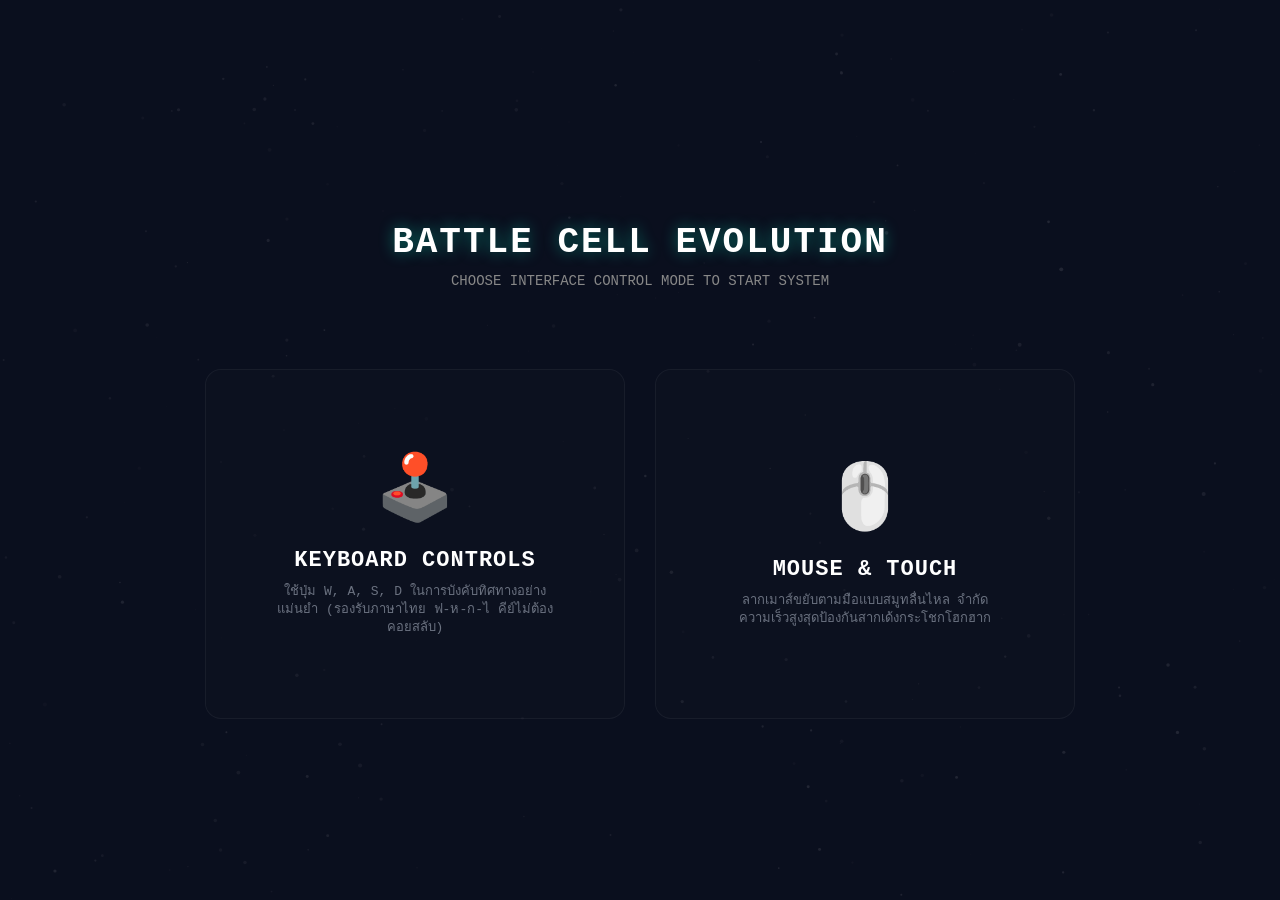
<file: BattleCellEvolution_a1.html>
<!DOCTYPE html>
<html lang="th">
<head>
<meta charset="UTF-8">
<meta name="viewport" content="width=device-width, initial-scale=1.0, user-scalable=no">
<title>Vampire Survivors Lite - Space Cell Evolution</title>
<style>
/* 🎨 ดีไซน์สไตล์อวกาศลึกลับตามต้นฉบับดั้งเดิม ปรับเป็น Full Screen */
* {
user-select: none;
-webkit-tap-highlight-color: transparent;
box-sizing: border-box;
}

body, html {
margin: 0;
padding: 0;
width: 100%;
height: 100%;
background: linear-gradient(135deg, #0a0f1e, #0a0a1a);
font-family: 'Courier New', monospace;
overflow: hidden;
display: flex;
justify-content: center;
align-items: center;
}

.game-container {
position: relative;
width: 100vw;
height: 100vh;
display: flex;
justify-content: center;
align-items: center;
background: #11141f;
}

canvas {
display: block;
background: #0d101a;
}

/* 🕹️ หน้าจอเลือกโหมดการควบคุมแบบแบ่งซ้าย-ขวาขนาดใหญ่สะใจ */
#start-screen {
position: absolute;
top: 0;
left: 0;
width: 100%;
height: 100%;
background: rgba(10, 15, 30, 0.9);
display: flex;
flex-direction: column;
justify-content: center;
z-index: 20;
}

#start-screen .title-area {
text-align: center;
padding: 40px 20px;
}

#start-screen h1 {
color: #fff;
font-size: 36px;
margin: 0 0 10px 0;
text-shadow: 0 0 15px rgba(0,255,204,0.4);
letter-spacing: 2px;
}

#start-screen p {
color: #888;
font-size: 14px;
margin: 0;
}

.mode-selection-wrapper {
display: flex;
width: 100%;
max-width: 900px;
margin: 40px auto 0 auto;
height: 350px;
}

/* แบ่งครึ่งหน้าจอ ซ้าย-ขวา */
.mode-split-btn {
flex: 1;
display: flex;
flex-direction: column;
justify-content: center;
align-items: center;
background: rgba(22, 26, 38, 0.2);
border: 1px solid rgba(255,255,255,0.05);
color: white;
font-family: 'Courier New', monospace;
cursor: pointer;
transition: all 0.3s ease;
padding: 40px;
position: relative;
border-radius: 16px;
margin: 0 15px;
}

.mode-split-btn:hover {
background: rgba(27, 34, 52, 0.4);
border-color: #00ffcc;
box-shadow: 0 0 20px rgba(0,255,204,0.15);
}

.mode-split-btn:hover .icon {
transform: scale(1.15);
text-shadow: 0 0 20px #00ffcc;
}

.mode-split-btn:hover .btn-title {
color: #00ffcc;
}

.mode-split-btn .icon {
font-size: 64px;
margin-bottom: 20px;
transition: transform 0.3s ease;
}

.mode-split-btn .btn-title {
font-size: 22px;
font-weight: bold;
margin-bottom: 10px;
letter-spacing: 1px;
color: #fff;
}

.mode-split-btn .btn-desc {
font-size: 13px;
color: #6b7280;
text-align: center;
max-width: 280px;
line-height: 1.4;
}

/* 🧬 ตารางจัดอันดับความสูงในการจัดแสดง (Leaderboard) */
.leaderboard-container {
width: 100%;
margin-top: 20px;
background: rgba(22, 26, 38, 0.8);
border: 1px solid #2d3748;
border-radius: 12px;
padding: 15px;
box-shadow: 0 5px 15px rgba(0,0,0,0.5);
}

.leaderboard-title {
color: #00ffcc;
font-size: 13px;
font-weight: bold;
text-align: center;
margin-bottom: 10px;
letter-spacing: 2px;
text-shadow: 0 0 10px rgba(0,255,204,0.3);
}

.leaderboard-table {
width: 100%;
border-collapse: collapse;
color: #fff;
font-size: 11px;
}

.leaderboard-table th {
border-bottom: 1px solid #2d3748;
padding: 6px;
color: #888;
text-align: left;
}

.leaderboard-table td {
padding: 6px;
border-bottom: 1px dashed rgba(255,255,255,0.05);
}

.rank-highlight {
font-weight: bold;
color: #ff9900;
}

/* 🧬 หน้าต่างเลือกการ์ดวิวัฒนาการตอนเลเวลอัป */
#evolution-overlay {
display: none;
position: absolute;
top: 0;
left: 0;
width: 100%;
height: 100%;
background: rgba(10, 15, 30, 0.9);
justify-content: center;
align-items: center;
flex-direction: column;
z-index: 10;
}

#evolution-overlay h2 {
color: #fff;
margin-bottom: 25px;
text-shadow: 0 0 10px #00ffcc;
font-size: 26px;
text-align: center;
padding: 0 20px;
}

.card-container {
display: flex;
gap: 20px;
justify-content: center;
align-items: center;
width: 90%;
max-width: 800px;
flex-wrap: wrap; /* รองรับจอแนวตั้งหรือจอมือถือไม่ให้หลุดวงโคจร */
}

.evo-card {
background: #161a26;
border: 2px solid #2d3748;
border-radius: 16px;
padding: 20px;
width: 220px;
text-align: center;
color: white;
cursor: pointer;
transition: all 0.2s ease;
font-family: 'Courier New', monospace;
box-shadow: 0 10px 20px rgba(0,0,0,0.45);
}

.evo-card:hover {
transform: translateY(-8px);
border-color: #00ffcc;
background: #1f2536;
box-shadow: 0 0 15px rgba(0,255,204,0.3);
}

.evo-card h3 {
margin: 0 0 10px 0;
color: #00ffcc;
font-size: 16px;
}

.evo-card p {
font-size: 13px;
color: #a0aec0;
margin: 0;
line-height: 1.4;
}

/* 🧬 หน้าจอเซฟคะแนนและแสดง Leaderboard ช่วงจบเกม (Game Over) */
#score-save-overlay {
display: none;
position: absolute;
top: 0;
left: 0;
width: 100%;
height: 100%;
background: rgba(10, 15, 30, 0.95);
justify-content: center;
align-items: center;
flex-direction: column;
z-index: 30;
color: #fff;
overflow-y: auto;
padding: 20px;
}

#score-save-overlay h2 {
color: #ff3333;
font-size: 28px;
margin-bottom: 5px;
text-shadow: 0 0 15px rgba(255,51,51,0.4);
text-align: center;
}

.score-display-box {
background: #161a26;
border: 1px solid #2d3748;
border-radius: 12px;
padding: 20px;
width: 100%;
max-width: 450px;
text-align: center;
margin-bottom: 10px;
}

.score-display-box .big-score {
font-size: 36px;
font-weight: bold;
color: #00ffcc;
margin: 5px 0;
text-shadow: 0 0 10px rgba(0,255,204,0.3);
}

.input-name-field {
background: #0d101a;
border: 2px solid #2d3748;
border-radius: 8px;
color: #fff;
font-family: 'Courier New', monospace;
font-size: 18px;
padding: 8px;
width: 100%;
text-align: center;
margin-top: 10px;
outline: none;
text-transform: uppercase;
}

.input-name-field:focus {
border-color: #00ffcc;
box-shadow: 0 0 10px rgba(0,255,204,0.2);
}

.save-score-btn {
background: linear-gradient(135deg, #00ffcc, #0099ff);
border: none;
border-radius: 8px;
color: #000;
font-family: 'Courier New', monospace;
font-size: 16px;
font-weight: bold;
padding: 10px 20px;
cursor: pointer;
margin-top: 12px;
transition: all 0.2s ease;
width: 100%;
}

.save-score-btn:hover {
transform: scale(1.02);
box-shadow: 0 0 15px rgba(0,255,204,0.4);
}
</style>
</head>
<body>

<div class="game-container">
    <!-- หน้าเลือกโหมดควบคุม ซ้าย-ขวา บิ๊กเบิ้ม (Leaderboard ถูกย้ายออกไปเรียบร้อย) -->
    <div id="start-screen">
        <div class="title-area">
            <h1>BATTLE CELL EVOLUTION</h1>
            <p>CHOOSE INTERFACE CONTROL MODE TO START SYSTEM</p>
        </div>
        <div class="mode-selection-wrapper">
            <button class="mode-split-btn" onclick="startGame('wasd')">
                <div class="icon">🕹️</div>
                <div class="btn-title">KEYBOARD CONTROLS</div>
                <div class="btn-desc">ใช้ปุ่ม W, A, S, D ในการบังคับทิศทางอย่างแม่นยำ (รองรับภาษาไทย ฟ-ห-ก-ไ คีย์ไม่ต้องคอยสลับ)</div>
            </button>
            <button class="mode-split-btn" onclick="startGame('mouse')">
                <div class="icon">🖱️</div>
                <div class="btn-title">MOUSE & TOUCH</div>
                <div class="btn-desc">ลากเมาส์ขยับตามมือแบบสมูทลื่นไหล จำกัดความเร็วสูงสุดป้องกันสากเด้งกระโชกโฮกฮาก</div>
            </button>
        </div>
    </div>

    <!-- หน้าต่างสุ่มการ์ดวิวัฒนาการตอนเลเวลอัป -->
    <div id="evolution-overlay">
        <h2>🧬 CHOOSE YOUR EVOLUTION 🧬</h2>
        <div class="card-container" id="card-list"></div>
    </div>

    <!-- 🏆 หน้าต่างเซฟคะแนนสูงสุดตอนตาย พร้อมดึงตารางจัดอันดับย้ายมาขึ้นแสดงที่นี่ค๊าาา -->
    <div id="score-save-overlay">
        <h2>CELL DESTROYED! 💀</h2>
        <div class="score-display-box">
            <div style="font-size: 13px; color: #888;">YOUR FINAL SCORE</div>
            <div class="big-score" id="final-score-val">0000</div>
            <div id="final-stats-desc" style="font-size: 12px; color: #a0aec0;">LEVEL: 1 • TIME: 0s</div>
            <input type="text" id="player-name-input" class="input-name-field" maxlength="10" placeholder="ENTER CELL NAME" value="MUTANT">
            <button class="save-score-btn" onclick="submitScore()">SAVE EVOLUTION RECORD</button>

            <!-- 🏆 ตารางผู้นำถูดจัดเรียงส่องกระกายล่อเป้าความสนุกหลังตายตรงนี้ -->
            <div class="leaderboard-container">
                <div class="leaderboard-title">🏆 GALAXY LEADERBOARD 🏆</div>
                <table class="leaderboard-table">
                    <thead>
                        <tr>
                            <th style="width: 15%">RANK</th>
                            <th style="width: 45%">CELL NAME</th>
                            <th style="width: 15%">LVL</th>
                            <th style="width: 15%">TIME</th>
                            <th style="width: 10%">SCORE</th>
                        </tr>
                    </thead>
                    <tbody id="leaderboard-body">
                        <!-- โหลดคะแนนสดเข้ามาวางที่นี่ -->
                    </tbody>
                </table>
            </div>
        </div>
    </div>
    
    <canvas id="gameCanvas"></canvas>
</div>

<script>
const canvas = document.getElementById('gameCanvas');
const ctx = canvas.getContext('2d');

let W = window.innerWidth;
let H = window.innerHeight;

let gameStarted = false;
let gameOver = false;
let isPaused = false;
let frames = 0; // ในระบบใหม่นี้ frames จะเพิ่มขึ้นเสมือนรันที่คงที่ 60 FPS ด้วย Delta Time
let realSurvivalTime = 0; // วินาทีจริงที่รอดชีวิต

let controlMode = 'wasd';
let mouseX = W / 2;
let mouseY = H / 2;
let unpauseCooldown = 0; // Cooldown แช่แข็งพิกัดเมาส์หลังเลือกการ์ดเสร็จ

// ตัวแปรจับเวลาสำหรับรันระบบ Delta Time (Real Time Based)
let lastTime = performance.now();

// 🪐 ระบบคลังเสียงเอฟเฟกต์สังเคราะห์ (Web Audio API Engine) พร้อมคอมเพรสเซอร์กันเสียงแตกค๊า!
let audioCtx = null;
let masterCompressor = null; // คุม Dynamic Limit กันหูเคลือบทองคำแตกสลาย

function initAudio() {
    if (!audioCtx) {
        audioCtx = new (window.AudioContext || window.webkitAudioContext)();
        
        // เสกตัวคอมเพรสเซอร์คุมความดังเฉลี่ยกันไม่ให้เสียงคลิปปิ้ง
        masterCompressor = audioCtx.createDynamicsCompressor();
        masterCompressor.threshold.setValueAtTime(-24, audioCtx.currentTime); // ลิมิตยอดคลื่น
        masterCompressor.knee.setValueAtTime(30, audioCtx.currentTime);
        masterCompressor.ratio.setValueAtTime(12, audioCtx.currentTime);
        masterCompressor.attack.setValueAtTime(0.003, audioCtx.currentTime);
        masterCompressor.release.setValueAtTime(0.25, audioCtx.currentTime);
        
        // ลิงก์สายสัญญาณ: คอมเพรสเซอร์ -> ลำโพงผู้ใช้
        masterCompressor.connect(audioCtx.destination);
    }
}

// 🔫 เสียงเลเซอร์ยิงกระสุนผู้เล่น
function playShootSound() {
    if (!audioCtx) return;
    let osc = audioCtx.createOscillator();
    let gain = audioCtx.createGain();
    
    osc.connect(gain);
    // ต่อสายไปที่ตัวบีบอัดเสียงแทนลำโพงตรง ๆ ป้องกันเสียงตีกันแล้วหูแตกค๊า
    gain.connect(masterCompressor || audioCtx.destination);
    
    osc.type = 'sawtooth';
    osc.frequency.setValueAtTime(800, audioCtx.currentTime);
    osc.frequency.exponentialRampToValueAtTime(150, audioCtx.currentTime + 0.12);
    
    // หรี่ดีฟอลต์ความดังลงมาให้สมูทไม่บาดหู
    gain.gain.setValueAtTime(0.015, audioCtx.currentTime);
    gain.gain.exponentialRampToValueAtTime(0.001, audioCtx.currentTime + 0.12);
    
    osc.start();
    osc.stop(audioCtx.currentTime + 0.12);
}

// 🧪 เสียงศัตรูพ่นกระสุนกรด
function playSpitSound() {
    if (!audioCtx) return;
    let osc = audioCtx.createOscillator();
    let gain = audioCtx.createGain();
    
    osc.connect(gain);
    gain.connect(masterCompressor || audioCtx.destination);
    
    osc.type = 'triangle';
    osc.frequency.setValueAtTime(250, audioCtx.currentTime);
    osc.frequency.exponentialRampToValueAtTime(80, audioCtx.currentTime + 0.22);
    
    gain.gain.setValueAtTime(0.025, audioCtx.currentTime);
    gain.gain.exponentialRampToValueAtTime(0.001, audioCtx.currentTime + 0.22);
    
    osc.start();
    osc.stop(audioCtx.currentTime + 0.22);
}

// 💥 เสียงผู้เล่นบาดเจ็บโดนชน/โดนกระสุน
function playHurtSound() {
    if (!audioCtx) return;
    let osc = audioCtx.createOscillator();
    let gain = audioCtx.createGain();
    
    osc.connect(gain);
    gain.connect(masterCompressor || audioCtx.destination);
    
    osc.type = 'sawtooth';
    osc.frequency.setValueAtTime(150, audioCtx.currentTime);
    osc.frequency.linearRampToValueAtTime(40, audioCtx.currentTime + 0.18);
    
    gain.gain.setValueAtTime(0.06, audioCtx.currentTime);
    gain.gain.exponentialRampToValueAtTime(0.001, audioCtx.currentTime + 0.18);
    
    osc.start();
    osc.stop(audioCtx.currentTime + 0.18);
}

// 💎 เสียงดูดเก็บมณี EXP
function playXpSound() {
    if (!audioCtx) return;
    let osc = audioCtx.createOscillator();
    let gain = audioCtx.createGain();
    
    osc.connect(gain);
    gain.connect(masterCompressor || audioCtx.destination);
    
    osc.type = 'sine';
    let now = audioCtx.currentTime;
    osc.frequency.setValueAtTime(523.25, now); // โน้ต C5
    osc.frequency.setValueAtTime(659.25, now + 0.05); // โน้ต E5
    osc.frequency.setValueAtTime(783.99, now + 0.1); // โน้ต G5
    
    gain.gain.setValueAtTime(0.02, now);
    gain.gain.exponentialRampToValueAtTime(0.001, now + 0.18);
    
    osc.start();
    osc.stop(now + 0.18);
}

// 🪽 เสียงคลื่นช็อกเวฟระเบิดรอบตัวจากปีกพลังงานนิวเคลียส
function playShockwaveSound() {
    if (!audioCtx) return;
    let osc = audioCtx.createOscillator();
    let gain = audioCtx.createGain();
    
    osc.connect(gain);
    gain.connect(masterCompressor || audioCtx.destination);
    
    osc.type = 'triangle';
    let now = audioCtx.currentTime;
    osc.frequency.setValueAtTime(60, now);
    osc.frequency.exponentialRampToValueAtTime(350, now + 0.28);
    
    gain.gain.setValueAtTime(0.08, now);
    gain.gain.exponentialRampToValueAtTime(0.001, now + 0.32);
    
    osc.start();
    osc.stop(now + 0.32);
}

// 🎉 เสียงแตรฉลองเลเวลอัปตอนเปิดการ์ดวิวัฒนาการ
function playLevelUpSound() {
    if (!audioCtx) return;
    let now = audioCtx.currentTime;
    let notes = [261.63, 329.63, 392.00, 523.25]; // คอร์ด C Major (C4, E4, G4, C5)
    
    notes.forEach((freq, idx) => {
        let osc = audioCtx.createOscillator();
        let gain = audioCtx.createGain();
        
        osc.connect(gain);
        gain.connect(masterCompressor || audioCtx.destination);
        
        osc.type = 'sine';
        osc.frequency.setValueAtTime(freq, now + (idx * 0.08));
        
        gain.gain.setValueAtTime(0.025, now + (idx * 0.08));
        gain.gain.exponentialRampToValueAtTime(0.0001, now + 0.38);
        
        osc.start(now + (idx * 0.08));
        osc.stop(now + 0.42);
    });
}

// 🖱️ เสียงคลิกปุ่ม / เลือกการ์ด
function playClickSound() {
    if (!audioCtx) return;
    let osc = audioCtx.createOscillator();
    let gain = audioCtx.createGain();
    
    osc.connect(gain);
    gain.connect(masterCompressor || audioCtx.destination);
    
    osc.type = 'sine';
    osc.frequency.setValueAtTime(1000, audioCtx.currentTime);
    osc.frequency.setValueAtTime(2000, audioCtx.currentTime + 0.02);
    
    gain.gain.setValueAtTime(0.015, audioCtx.currentTime);
    gain.gain.exponentialRampToValueAtTime(0.001, audioCtx.currentTime + 0.05);
    
    osc.start();
    osc.stop(audioCtx.currentTime + 0.05);
}

// 🪐 ระบบกระดานผู้นำบอร์ดอวกาศหลังบ้าน
let localLeaderboard = [
    { name: "VOID_DRIFTER", level: 12, time: 145, score: 13450 },
    { name: "MUTANT_X", level: 8, time: 92, score: 8920 },
    { name: "VIRUS_SLAYER", level: 5, time: 61, score: 5610 }
];

// โหลดคะแนนดั้งเดิมจาก LocalStorage ตุนไว้กันเหนียว
function loadLeaderboard() {
    try {
        const stored = localStorage.getItem('space_cell_leaderboard');
        if (stored) {
            localLeaderboard = JSON.parse(stored);
        }
    } catch(e) {
        console.log("LocalStorage blocked. Falling back to session memory.");
    }
    renderLeaderboard();
}

function saveLeaderboard() {
    localLeaderboard.sort((a, b) => b.score - a.score);
    localLeaderboard = localLeaderboard.slice(0, 5);
    try {
        localStorage.setItem('space_cell_leaderboard', JSON.stringify(localLeaderboard));
    } catch(e) {}
    renderLeaderboard();
}

function renderLeaderboard() {
    const tbody = document.getElementById('leaderboard-body');
    if (!tbody) return;
    tbody.innerHTML = '';
    localLeaderboard.sort((a, b) => b.score - a.score);
    localLeaderboard.forEach((record, index) => {
        const rank = index + 1;
        const row = document.createElement('tr');
        row.innerHTML = `
            <td class="rank-highlight">#${rank}</td>
            <td style="color: #00ffcc; font-weight: bold;">${record.name}</td>
            <td>${record.level}</td>
            <td>${record.time}s</td>
            <td style="color: #ff9900; font-weight: bold;">${record.score}</td>
        `;
        tbody.appendChild(row);
    });
}

loadLeaderboard();

// 🪐 ระบบอนุภาคพื้นหลังดวงดาวระยิบระยับ (Starfield)
let stars = [];
function initStars() {
    stars = [];
    let starCount = Math.floor((W * H) / 4000);
    for (let i = 0; i < starCount; i++) {
        stars.push({
            x: Math.random() * W,
            y: Math.random() * H,
            size: Math.random() * 2,
            speed: Math.random() * 0.5 + 0.1,
            brightness: Math.random()
        });
    }
}

function resizeCanvas() {
    W = window.innerWidth;
    H = window.innerHeight;
    canvas.width = W;
    canvas.height = H;
    initStars();
    
    if (player && player.x) {
        player.x = Math.max(player.radius + 10, Math.min(W - player.radius - 10, player.x));
        player.y = Math.max(player.radius + 30, Math.min(H - player.radius - 10, player.y));
    }
}
window.addEventListener('resize', resizeCanvas);

// ระบบคีย์บอร์ด (ดักจับทั้งปุ่มอังกฤษ และปุ่มภาษาไทยกันลืมเปลี่ยนภาษา)
let keys = { w: false, a: false, s: false, d: false };
const keyMap = {
    'w': 'w', 'ไ': 'w',
    'a': 'a', 'ฟ': 'a',
    's': 's', 'ห': 's',
    'd': 'd', 'ก': 'd'
};

window.addEventListener('keydown', e => {
    const mappedKey = keyMap[e.key.toLowerCase()];
    if (mappedKey) keys[mappedKey] = true;
    initAudio();
});
window.addEventListener('keyup', e => {
    const mappedKey = keyMap[e.key.toLowerCase()];
    if (mappedKey) keys[mappedKey] = false;
});

function handleMouseMove(e) {
    if (!gameStarted || isPaused || gameOver || unpauseCooldown > 0) return;
    const rect = canvas.getBoundingClientRect();
    let clientX, clientY;
    
    if (e.touches && e.touches.length > 0) {
        clientX = e.touches[0].clientX;
        clientY = e.touches[0].clientY;
    } else {
        clientX = e.clientX;
        clientY = e.clientY;
    }
    
    mouseX = clientX - rect.left;
    mouseY = clientY - rect.top;
}

canvas.addEventListener('mousemove', handleMouseMove);
canvas.addEventListener('touchmove', handleMouseMove, { passive: false });
canvas.addEventListener('touchstart', handleMouseMove);

// ตัวแปรระบบเกม
let player = {};
let evolution = { tail: 0, eye: 0, spike: 0, wings: 0 };

const mutationPool = [
    { id: 'tail', name: 'TAIL MUTANT 🪱', desc: 'เพิ่มความเร็วเดิน +15% และปล่อยเมือกสไลม์ถ่วงเวลาศัตรูบนพื้น' },
    { id: 'eye', name: 'HYPER EYE 👁️', desc: 'เพิ่มการยิงลูกพลังเวทติดตามศัตรูที่อยู่ใกล้ที่สุดอัตโนมัติ' },
    { id: 'spike', name: 'SPIKE SHELL 🌵', desc: 'สร้างหนามแหลมคมหมุนรอบตัว ทำดาเมจต่อเนื่องรอบทิศ' },
    { id: 'wings', name: 'ENERGY WINGS 🪽', desc: 'ติดตั้งปีกพลังงานนิวเคลียส ปล่อยคลื่นช็อกเวฟวงแหวนผลักศัตรูให้กระเด็นออกไป' }
];

let enemies = [];
let enemyProjectiles = [];
let projectiles = [];
let expOrbs = [];
let slimes = [];
let shockwaves = [];

let spawnTimer = 0; // ตัวจับเวลาวินาทีจริงเพื่อการเกิดของศัตรู

function startGame(mode) {
    initAudio();
    playClickSound();
    
    controlMode = mode;
    gameStarted = true;
    document.getElementById('start-screen').style.display = 'none';
    
    if (controlMode === 'mouse') {
        canvas.style.cursor = 'none';
    } else {
        canvas.style.cursor = 'default';
    }
    
    resetGame();
}

function resetGame() {
    gameOver = false;
    isPaused = false;
    frames = 0;
    realSurvivalTime = 0;
    spawnTimer = 0;
    enemies = [];
    projectiles = [];
    enemyProjectiles = [];
    expOrbs = [];
    slimes = [];
    shockwaves = [];
    evolution = { tail: 0, eye: 0, spike: 0, wings: 0 };
    unpauseCooldown = 0;
    lastTime = performance.now();
    
    player = {
        x: W / 2,
        y: H / 2,
        radius: 16,
        hp: 5,
        maxHp: 5,
        invincibleTime: 0,
        level: 1,
        xp: 0,
        xpNeeded: 10,
        shootCooldown: 0,
        wingsCooldown: 0
    };
    
    mouseX = W / 2;
    mouseY = H / 2;
    document.getElementById('evolution-overlay').style.display = 'none';
    document.getElementById('score-save-overlay').style.display = 'none';
}

function updateStars(dt) {
    // คูณ dt เพื่อจำกัดความเร็วการเคลื่อนลงของดวงดาวให้คงที่
    stars.forEach(star => {
        star.y += star.speed * dt * 60;
        if (star.y > H) {
            star.y = 0;
            star.x = Math.random() * W;
        }
        star.brightness += (Math.random() * 0.1 - 0.05);
        star.brightness = Math.max(0.2, Math.min(1, star.brightness));
    });
}

function updatePlayerPosition(dt) {
    if (!gameStarted || gameOver || isPaused) return;
    
    let topSafetyBound = 35; 
    let sideSafetyBound = player.radius + 5;

    // ระบบแช่แข็งพิกัดเป้าเมาส์หลังเลเวลอัปด้วยเวลาจริง
    if (unpauseCooldown > 0) {
        unpauseCooldown -= dt * 60; // ลดค่าหน่วงสเตตัสเสมือนเฟรม
        mouseX = player.x;
        mouseY = player.y;
    }

    if (controlMode === 'wasd') {
        let currentSpeed = 3.5 + (evolution.tail * 0.6);
        let moveDistance = currentSpeed * dt * 60; // จำกัดสปีดอิงตาม Delta Time
        if (keys.w) player.y -= moveDistance;
        if (keys.s) player.y += moveDistance;
        if (keys.a) player.x -= moveDistance;
        if (keys.d) player.x += moveDistance;
    } else {
        let currentEasingSpeed = 0.08 + (evolution.tail * 0.02);
        let dx = mouseX - player.x;
        let dy = mouseY - player.y;
        let dist = Math.hypot(dx, dy);
        
        let maxSpeed = 4.5 + (evolution.tail * 0.7);
        let limitSpeedDt = maxSpeed * dt * 60; // ความเร็วสูงสุดอิงตาม Delta Time
        
        if (dist > 0) {
            let moveX = dx * currentEasingSpeed * dt * 60;
            let moveY = dy * currentEasingSpeed * dt * 60;
            let moveDist = Math.hypot(moveX, moveY);
            
            if (moveDist > limitSpeedDt) {
                player.x += (dx / dist) * limitSpeedDt;
                player.y += (dy / dist) * limitSpeedDt;
            } else {
                player.x += moveX;
                player.y += moveY;
            }
        }
    }
    
    player.x = Math.max(sideSafetyBound, Math.min(W - sideSafetyBound, player.x));
    player.y = Math.max(topSafetyBound, Math.min(H - player.radius - 10, player.y));
    
    if (player.invincibleTime > 0) player.invincibleTime -= dt * 60;
    
    // หยอดเมือกหางอิงตามเวลาเฟรมจำลองคงที่
    if (evolution.tail > 0 && Math.floor(frames) % 28 === 0) {
        slimes.push({ x: player.x, y: player.y, radius: 10 + (evolution.tail * 2), duration: 180 });
    }

    // ระบบขยายช็อกเวฟวงแหวนปีก
    if (evolution.wings > 0) {
        if (player.wingsCooldown > 0) {
            player.wingsCooldown -= dt * 60;
        } else {
            shockwaves.push({
                x: player.x,
                y: player.y,
                currentRadius: player.radius,
                maxRadius: 60 + (evolution.wings * 20),
                speed: 4,
                damage: 0.5 + (evolution.wings * 0.5),
                pushForce: 8 + (evolution.wings * 2)
            });
            playShockwaveSound();
            player.wingsCooldown = Math.max(60, 180 - (evolution.wings * 20));
        }
    }
}

function fireWeapons(dt) {
    if (!gameStarted || gameOver || isPaused) return;
    
    if (player.shootCooldown > 0) {
        player.shootCooldown -= dt * 60;
    } else {
        let baseCount = 4;
        for (let i = 0; i < baseCount; i++) {
            let angle = (i * Math.PI * 2) / baseCount + (frames * 0.015);
            projectiles.push({
                x: player.x, y: player.y,
                vx: Math.cos(angle) * 5.5, vy: Math.sin(angle) * 5.5,
                radius: 4, damage: 1, color: '#00ffcc'
            });
        }
        playShootSound();
        
        if (evolution.eye > 0 && enemies.length > 0) {
            let closestEnemy = null;
            let minDist = Infinity;
            enemies.forEach(e => {
                let d = Math.hypot(e.x - player.x, e.y - player.y);
                if (d < minDist) { minDist = d; closestEnemy = e; }
            });
            
            if (closestEnemy) {
                let angle = Math.atan2(closestEnemy.y - player.y, closestEnemy.x - player.x);
                for(let i = 0; i < evolution.eye; i++) {
                    let spreadAngle = angle + (i * 0.15) - ((evolution.eye-1) * 0.075);
                    projectiles.push({
                        x: player.x, y: player.y,
                        vx: Math.cos(spreadAngle) * 8, vy: Math.sin(spreadAngle) * 8,
                        radius: 6, damage: 2, color: '#ff0066'
                    });
                }
            }
        }
        player.shootCooldown = 38;
    }
}

function updateProjectiles(dt) {
    // จำกัดความเร็วกระสุนให้คงที่บนทุกๆ fps ของหน้าจอ
    for (let i = projectiles.length - 1; i >= 0; i--) {
        let p = projectiles[i];
        p.x += p.vx * dt * 60; 
        p.y += p.vy * dt * 60;
        if (p.x < -10 || p.x > W + 10 || p.y < -10 || p.y > H + 10) projectiles.splice(i, 1);
    }

    for (let i = enemyProjectiles.length - 1; i >= 0; i--) {
        let ep = enemyProjectiles[i];
        ep.x += ep.vx * dt * 60; 
        ep.y += ep.vy * dt * 60;
        
        let distToPlayer = Math.hypot(player.x - ep.x, player.y - ep.y);
        if (distToPlayer < player.radius + ep.radius) {
            if (player.invincibleTime <= 0 && !gameOver && !isPaused) {
                player.hp--;
                player.invincibleTime = 30;
                playHurtSound();
                if (player.hp <= 0) handleGameOver();
            }
            enemyProjectiles.splice(i, 1);
            continue;
        }

        if (ep.x < -10 || ep.x > W + 10 || ep.y < -10 || ep.y > H + 10) {
            enemyProjectiles.splice(i, 1);
        }
    }

    for (let i = slimes.length - 1; i >= 0; i--) {
        slimes[i].duration -= dt * 60;
        if (slimes[i].duration <= 0) slimes.splice(i, 1);
    }

    for (let i = shockwaves.length - 1; i >= 0; i--) {
        let sw = shockwaves[i];
        sw.currentRadius += sw.speed * dt * 60;
        if (sw.currentRadius >= sw.maxRadius) {
            shockwaves.splice(i, 1);
        }
    }
}

function spawnManager(dt) {
    if (!gameStarted || isPaused || gameOver) return;
    let maxEnemies = Math.min(60, Math.floor((W * H) / 11000));
    
    spawnTimer += dt; // นับเวลาสปอว์นมอนสเตอร์ตามวินาทีจริง ไม่สนความเร็วเฟรม
    
    // สปอว์นมอนสเตอร์ทุก ๆ 0.66 วินาที (เทียบเท่าประมาณ 40 เฟรมที่ 60Hz เดิม)
    if (spawnTimer >= 0.66 && enemies.length < maxEnemies) {
        spawnTimer = 0;
        let side = Math.floor(Math.random() * 4);
        let x, y;
        if (side === 0) { x = Math.random() * W; y = -30; }
        else if (side === 1) { x = W + 30; y = Math.random() * H; }
        else if (side === 2) { x = Math.random() * W; y = H + 30; }
        else { x = -30; y = Math.random() * H; }
        
        // 👾 ศัตรูตัวที่สอง (Spitter) จะโผล่หลังจากรอดชีวิตครบ 2 นาที (120 วินาทีจริง)
        let canSpawnSpitter = realSurvivalTime > 120;
        let type = 'runner';
        if (canSpawnSpitter && Math.random() < 0.25) {
            type = 'spitter';
        }
        
        // มอนเก่งขึ้นทีละ 12% ทุก ๆ 30 วินาทีจริง
        let step = Math.floor(realSurvivalTime / 30);
        let timeSpeedMultiplier = 1 + (step * 0.12);
        
        // 👾 ปรับแต่งความเร็วเริ่มต้นกลับคืนสู่ค่าต้นตำรับเดิม (มอนแดง 1.6, ปรสิตม่วง 1.0) ค๊า!
        if (type === 'spitter') {
            enemies.push({ 
                x: x, 
                y: y, 
                radius: 14, 
                speed: 1.0 * timeSpeedMultiplier, // คืนค่าความเร็วแรกเริ่ม 1.0
                hp: 3, 
                type: 'spitter', 
                shootCooldown: Math.random() * 60 + 60,
                color: '#9933ff'
            });
        } else {
            enemies.push({ 
                x: x, 
                y: y, 
                radius: 11, 
                speed: 1.6 * timeSpeedMultiplier, // คืนค่าความเร็วแรกเริ่ม 1.6
                hp: 2, 
                type: 'runner',
                color: '#ff3333'
            });
        }
    }
}

function updateEnemies(dt) {
    for (let i = enemies.length - 1; i >= 0; i--) {
        let e = enemies[i];
        let dx = player.x - e.x;
        let dy = player.y - e.y;
        let dist = Math.hypot(dx, dy);
        
        let isSlowed = false;
        slimes.forEach(s => {
            if (Math.hypot(e.x - s.x, e.y - s.y) < s.radius) isSlowed = true;
        });
        let currentEnemySpeed = isSlowed ? e.speed * 0.35 : e.speed;
        
        // สปีดการก้าวเดินของมอนสเตอร์คงที่ด้วยการคูณ Delta Time
        let enemyMoveDistance = currentEnemySpeed * dt * 60;
        
        if (e.type === 'spitter') {
            if (dist > 220) {
                e.x += (dx / dist) * enemyMoveDistance;
                e.y += (dy / dist) * enemyMoveDistance;
            } else if (dist < 180) {
                e.x -= (dx / dist) * enemyMoveDistance;
                e.y -= (dy / dist) * enemyMoveDistance;
            }
            
            if (dist < 400) {
                if (e.shootCooldown > 0) {
                    e.shootCooldown -= dt * 60;
                } else {
                    let angle = Math.atan2(player.y - e.y, player.x - e.x);
                    enemyProjectiles.push({
                        x: e.x,
                        y: e.y,
                        vx: Math.cos(angle) * 2.2,
                        vy: Math.sin(angle) * 2.2,
                        radius: 5,
                        color: '#b300b3'
                    });
                    playSpitSound();
                    e.shootCooldown = 120;
                }
            }
        } else {
            if (dist > 0) {
                e.x += (dx / dist) * enemyMoveDistance;
                e.y += (dy / dist) * enemyMoveDistance;
            }
        }
        
        if (dist < player.radius + e.radius && player.invincibleTime <= 0 && gameStarted && !gameOver && !isPaused) {
            player.hp--;
            player.invincibleTime = 30;
            playHurtSound();
            if (player.hp <= 0) handleGameOver();
        }
        
        shockwaves.forEach(sw => {
            let distToShock = Math.hypot(e.x - sw.x, e.y - sw.y);
            if (Math.abs(distToShock - sw.currentRadius) < 15) {
                e.hp -= (sw.damage / 60) * dt * 60; // ปรับดาเมจตามอัตราเวลาจริง
                let pushX = (e.x - player.x) / distToShock;
                let pushY = (e.y - player.y) / distToShock;
                e.x += pushX * sw.pushForce * dt * 60;
                e.y += pushY * sw.pushForce * dt * 60;
            }
        });
        
        for (let j = projectiles.length - 1; j >= 0; j--) {
            let p = projectiles[j];
            if (Math.hypot(e.x - p.x, e.y - p.y) < e.radius + p.radius) {
                e.hp -= p.damage;
                projectiles.splice(j, 1);
                if (e.hp <= 0) {
                    expOrbs.push({ x: e.x, y: e.y, value: e.type === 'spitter' ? 4 : 2 });
                    enemies.splice(i, 1);
                    break;
                }
            }
        }
        
        if (evolution.spike > 0) {
            let spikeRadius = player.radius + 25;
            let spikeAngle = frames * 0.05;
            for (let k = 0; k < evolution.spike; k++) {
                let finalAngleFixed = spikeAngle + (k * (Math.PI * 2 / evolution.spike));
                let sx = player.x + Math.cos(finalAngleFixed) * spikeRadius;
                let sy = player.y + Math.sin(finalAngleFixed) * spikeRadius;
                
                if (Math.hypot(e.x - sx, e.y - sy) < e.radius + 6) {
                    e.hp -= 0.15 * dt * 60; // เฉลี่ยการชนต่อเฟรมตามเวลาจริง
                    if (e.hp <= 0) {
                        expOrbs.push({ x: e.x, y: e.y, value: e.type === 'spitter' ? 4 : 2 });
                        enemies.splice(i, 1);
                        break;
                    }
                }
            }
        }
    }
}

function updateExpOrbs(dt) {
    // ให้มณีเขียววิ่งหาตัวเราลื่นๆ แบบคงที่ตาม Delta Time
    for (let i = expOrbs.length - 1; i >= 0; i--) {
        let o = expOrbs[i];
        let dist = Math.hypot(player.x - o.x, player.y - o.y);
        
        let magnetRange = 65 + (evolution.eye * 20);
        if (dist < magnetRange) {
            o.x += (player.x - o.x) * 0.16 * dt * 60;
            o.y += (player.y - o.y) * 0.16 * dt * 60;
        }
        
        if (dist < player.radius + 6) {
            player.xp += o.value;
            playXpSound();
            expOrbs.splice(i, 1);
            if (player.xp >= player.xpNeeded) triggerEvolutionMenu();
        }
    }
}

function triggerEvolutionMenu() {
    isPaused = true;
    player.xp -= player.xpNeeded;
    player.level++;
    player.xpNeeded = Math.floor(player.xpNeeded * 1.5);
    
    playLevelUpSound();
    
    const overlay = document.getElementById('evolution-overlay');
    const cardList = document.getElementById('card-list');
    cardList.innerHTML = '';
    
    let shuffled = [...mutationPool].sort(() => 0.5 - Math.random()).slice(0, 3);
    shuffled.forEach(mutation => {
        let currentLvl = evolution[mutation.id];
        let card = document.createElement('div');
        card.className = 'evo-card';
        card.innerHTML = `
            <h3>${mutation.name}</h3>
            <p>${mutation.desc}</p>
            <div style="margin-top:10px; font-size:12px; color:#00ffcc;">LEVEL: ${currentLvl} → ${currentLvl + 1}</div>
        `;
        
        card.onclick = () => {
            playClickSound();
            evolution[mutation.id]++;
            isPaused = false;
            overlay.style.display = 'none';
            
            mouseX = player.x;
            mouseY = player.y;
            unpauseCooldown = 30; // ปลดล็อกหลังเวลาผ่านไป 0.5 วินาทีจริง
            lastTime = performance.now(); // ป้องกันการกระโชกดีดพิกัดเวลาตอน Unpause ค๊า!
        };
        cardList.appendChild(card);
    });
    overlay.style.display = 'flex';
}

let lastCalculatedScore = 0;
function handleGameOver() {
    gameOver = true;
    isPaused = true;

    // 🧬 สูตรคะแนนระดับจักรวาล: (เลเวลที่อัพ x 1000) + (จำนวนวินาทีที่รอดชีวิต x 10)
    lastCalculatedScore = (player.level * 1000) + (Math.floor(realSurvivalTime) * 10);
    
    playHurtSound();
    
    document.getElementById('final-score-val').innerText = lastCalculatedScore;
    document.getElementById('final-stats-desc').innerText = `LEVEL: ${player.level} • TIME: ${Math.floor(realSurvivalTime)}s`;
    
    loadLeaderboard();
    document.getElementById('score-save-overlay').style.display = 'flex';
}

function submitScore() {
    playClickSound();
    
    let rawName = document.getElementById('player-name-input').value.trim();
    let finalName = rawName !== "" ? rawName.toUpperCase() : "MUTANT_CELL";
    
    localLeaderboard.push({
        name: finalName,
        level: player.level,
        time: Math.floor(realSurvivalTime),
        score: lastCalculatedScore
    });
    
    saveLeaderboard();
    
    document.getElementById('score-save-overlay').style.display = 'none';
    document.getElementById('start-screen').style.display = 'flex';
    gameStarted = false;
}

function draw() {
    ctx.fillStyle = '#0d101a';
    ctx.fillRect(0, 0, W, H);
    
    stars.forEach(star => {
        ctx.fillStyle = `rgba(255, 255, 255, ${star.brightness})`;
        ctx.beginPath();
        ctx.arc(star.x, star.y, star.size, 0, Math.PI * 2);
        ctx.fill();
    });
    
    if (!gameStarted) return; 
    
    slimes.forEach(s => {
        ctx.fillStyle = 'rgba(0, 255, 100, 0.1)';
        ctx.beginPath(); ctx.arc(s.x, s.y, s.radius, 0, Math.PI * 2); ctx.fill();
    });
    
    shockwaves.forEach(sw => {
        ctx.strokeStyle = `rgba(0, 102, 255, ${1 - (sw.currentRadius / sw.maxRadius)})`;
        ctx.lineWidth = 3;
        ctx.beginPath();
        ctx.arc(sw.x, sw.y, sw.currentRadius, 0, Math.PI * 2);
        ctx.stroke();
    });
    
    expOrbs.forEach(o => {
        ctx.fillStyle = '#00ff66';
        ctx.beginPath(); ctx.arc(o.x, o.y, 4, 0, Math.PI * 2); ctx.fill();
    });
    
    projectiles.forEach(p => {
        ctx.fillStyle = p.color;
        ctx.beginPath(); ctx.arc(p.x, p.y, p.radius, 0, Math.PI * 2); ctx.fill();
    });

    enemyProjectiles.forEach(ep => {
        ctx.fillStyle = ep.color;
        ctx.beginPath(); ctx.arc(ep.x, ep.y, ep.radius, 0, Math.PI * 2); ctx.fill();
    });
    
    enemies.forEach(e => {
        ctx.fillStyle = e.color;
        ctx.beginPath(); ctx.arc(e.x, e.y, e.radius, 0, Math.PI * 2); ctx.fill();
        
        if (e.type === 'spitter') {
            ctx.strokeStyle = 'rgba(255, 255, 255, 0.4)';
            ctx.lineWidth = 1.5;
            ctx.beginPath(); ctx.arc(e.x, e.y, e.radius + 3, 0, Math.PI * 2); ctx.stroke();
        }
    });
    
    if (evolution.spike > 0) {
        let spikeRadius = player.radius + 25;
        let spikeAngle = frames * 0.05;
        for (let i = 0; i < evolution.spike; i++) {
            let finalAngleFixed = spikeAngle + (i * (Math.PI * 2 / evolution.spike));
            let sx = player.x + Math.cos(finalAngleFixed) * spikeRadius;
            let sy = player.y + Math.sin(finalAngleFixed) * spikeRadius;
            
            ctx.fillStyle = '#ff9900';
            ctx.beginPath(); ctx.arc(sx, sy, 6, 0, Math.PI * 2); ctx.fill();
        }
    }

    if (evolution.wings > 0) {
        let wingPulse = Math.sin(frames * 0.1) * 5;
        ctx.fillStyle = 'rgba(0, 153, 255, 0.6)';
        
        ctx.beginPath();
        ctx.moveTo(player.x - 5, player.y);
        ctx.quadraticCurveTo(player.x - 25 - wingPulse, player.y - 15, player.x - 15, player.y + 15);
        ctx.closePath();
        ctx.fill();

        ctx.beginPath();
        ctx.moveTo(player.x + 5, player.y);
        ctx.quadraticCurveTo(player.x + 25 + wingPulse, player.y - 15, player.x + 15, player.y + 15);
        ctx.closePath();
        ctx.fill();
    }
    
    if (player.invincibleTime % 4 < 2) {
        ctx.fillStyle = '#0088ff';
        ctx.beginPath(); ctx.arc(player.x, player.y, player.radius, 0, Math.PI * 2); ctx.fill();
        
        ctx.fillStyle = '#ffffff';
        ctx.beginPath(); ctx.arc(player.x - 3, player.y - 3, 4, 0, Math.PI * 2); ctx.fill();
    }

    if (unpauseCooldown > 0) {
        ctx.strokeStyle = `rgba(255, 255, 255, ${unpauseCooldown / 30})`;
        ctx.lineWidth = 2;
        ctx.beginPath();
        ctx.arc(player.x, player.y, player.radius + 15, 0, Math.PI * 2);
        ctx.stroke();
    }
    
    if (controlMode === 'mouse') {
        ctx.strokeStyle = 'rgba(255, 255, 255, 0.25)';
        ctx.lineWidth = 1.5;
        ctx.beginPath();
        let targetX = unpauseCooldown > 0 ? player.x : mouseX;
        let targetY = unpauseCooldown > 0 ? player.y : mouseY;
        ctx.moveTo(targetX - 8, targetY); ctx.lineTo(targetX + 8, targetY);
        ctx.moveTo(targetX, targetY - 8); ctx.lineTo(targetX, targetY + 8);
        ctx.stroke();
    }
    
    ctx.fillStyle = 'rgba(255, 255, 255, 0.85)';
    ctx.font = '14px "Courier New", monospace';
    
    let step = Math.floor(realSurvivalTime / 30);
    let currentMult = (1 + (step * 0.12)).toFixed(2);
    ctx.fillText(`TIME: ${Math.floor(realSurvivalTime)}s (Speed x${currentMult}) • LEVEL: ${player.level} (Tail:${evolution.tail} | Eye:${evolution.eye} | Spike:${evolution.spike} | Wings:${evolution.wings})`, 20, 25);
    
    ctx.fillStyle = '#331111';
    ctx.fillRect(20, 35, 180, 10);
    ctx.fillStyle = '#ff3333';
    ctx.fillRect(20, 35, (player.hp / player.maxHp) * 180, 10);
    
    ctx.fillStyle = '#112211';
    ctx.fillRect(0, 0, W, 6);
    ctx.fillStyle = '#00ff66';
    ctx.fillRect(0, 0, (player.xp / player.xpNeeded) * W, 6);
    
    if (gameOver) {
        ctx.fillStyle = 'rgba(0,0,0,0.85)';
        ctx.fillRect(0, 0, W, H);
        ctx.fillStyle = '#ff3333';
        ctx.font = 'bold 32px "Courier New", monospace';
        ctx.textAlign = 'center';
        ctx.fillText('GAME OVER (CELL DESTROYED)', W/2, H/2 - 15);
        ctx.fillStyle = '#fff';
        ctx.font = '16px "Courier New", monospace';
        ctx.fillText('CLICK CANVAS TO RESPOND SYSTEM & CHOOSE MODE', W/2, H/2 + 30);
    }
}

// 🪐 ฟังก์ชันหลักที่ขับเคลื่อนเกมด้วย Delta Time (แกนเวลาจริง)
function updateGame() {
    let now = performance.now();
    let dt = (now - lastTime) / 1000; // แปลงส่วนต่างมิลลิวินาทีเป็นวินาที (วินาทีจริง)
    lastTime = now;
    
    // ตบกันบ่อยครั้งกันสั่น/หน่วงมากเกินไป (ขีดขอบเขตปลอดภัย)
    if (dt > 0.1) dt = 0.1; 

    if (gameStarted && !gameOver && !isPaused) {
        realSurvivalTime += dt; // รันวินาทีจริงขึ้นไปเรื่อยๆ 
        frames += dt * 60; // จำลองการเพิ่มขึ้นเฟรมให้เสถียรที่ 60 FPS บนทุกรีเฟรชเรทของหน้าจอ
        
        updatePlayerPosition(dt);
        fireWeapons(dt);
        updateProjectiles(dt);
        updateEnemies(dt);
        updateExpOrbs(dt);
        spawnManager(dt);
    }
    
    updateStars(dt); // ดวงดาวไหลด้วยเวลาจริงค๊าาา
    draw();
    requestAnimationFrame(updateGame);
}

// คลิกเกิดใหม่เพื่อ Reboot ตัวเกม
canvas.addEventListener('click', () => {
    if (gameOver) {
        gameStarted = false;
        document.getElementById('start-screen').style.display = 'flex';
    }
});

resizeCanvas();
updateGame();
</script>

</body>
</html>
</file>
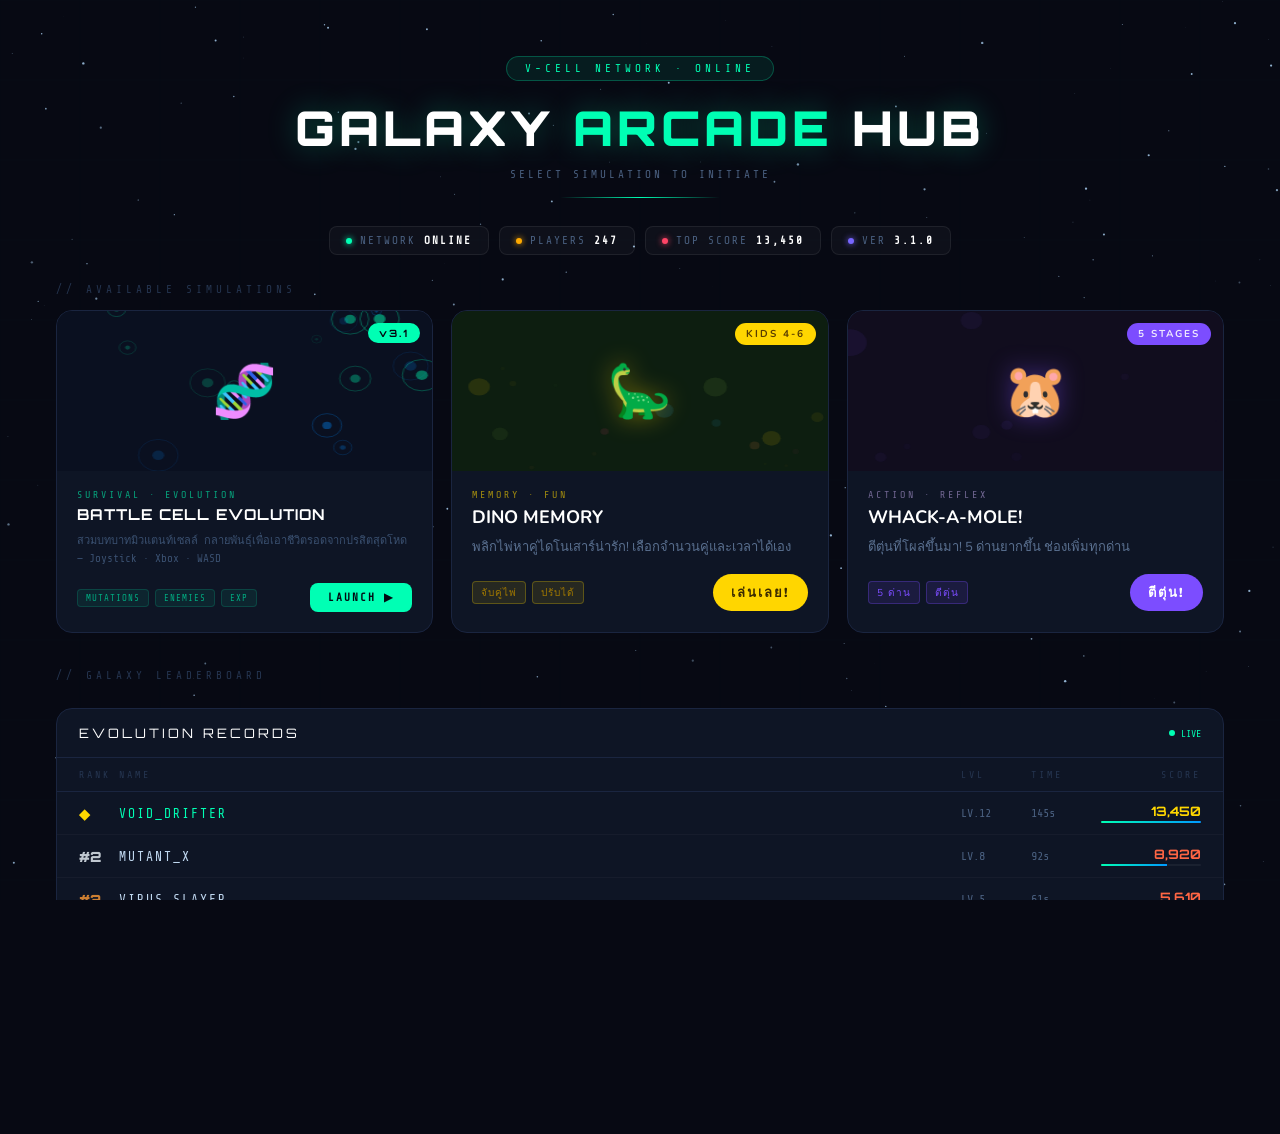
<file: indexSep.html>
<!DOCTYPE html>
<html lang="th">
<head>
<meta charset="UTF-8">
<meta name="viewport" content="width=device-width, initial-scale=1.0, maximum-scale=1.0, user-scalable=no">
<title>Galaxy Arcade Hub</title>
<link rel="stylesheet" href="style.css">
</head>
<body>
<canvas id="bg"></canvas>

<!-- ============================== HUB ============================== -->
<div id="hub">
  <div class="hub-header">
    <div class="hub-badge">V-CELL NETWORK · ONLINE</div>
    <h1 class="hub-title">GALAXY <span>ARCADE</span> HUB</h1>
    <p class="hub-sub">SELECT SIMULATION TO INITIATE</p>
    <div class="scanbar"></div>
  </div>

  <div class="stats-row">
    <div class="stat-pill"><span class="dot"></span><span>NETWORK</span><span class="val">ONLINE</span></div>
    <div class="stat-pill"><span class="dot gold"></span><span>PLAYERS</span><span class="val" id="pcnt">247</span></div>
    <div class="stat-pill"><span class="dot red"></span><span>TOP SCORE</span><span class="val">13,450</span></div>
    <div class="stat-pill"><span class="dot purple"></span><span>VER</span><span class="val">3.1.0</span></div>
  </div>

  <div class="games-section">
    <div class="section-label">// AVAILABLE SIMULATIONS</div>
    <div class="games-grid">

      <!-- BATTLE CELL -->
      <div class="game-card" onclick="openGame('bc')">
        <div class="card-banner">
          <canvas id="cellCanvas" width="300" height="160"></canvas>
          <span class="banner-icon">🧬</span>
          <span class="badge-corner badge-cell">v3.1</span>
        </div>
        <div class="card-body">
          <div class="card-genre">SURVIVAL · EVOLUTION</div>
          <div class="card-title">BATTLE CELL EVOLUTION</div>
          <div class="card-desc">สวมบทบาทมิวแตนท์เซลล์ กลายพันธุ์เพื่อเอาชีวิตรอดจากปรสิตสุดโหด — Joystick · Xbox · WASD</div>
          <div class="card-footer">
            <div class="card-tags"><span class="tag">MUTATIONS</span><span class="tag">ENEMIES</span><span class="tag">EXP</span></div>
            <button class="launch-btn">LAUNCH ▶</button>
          </div>
        </div>
      </div>

      <!-- DINO MEMO -->
      <div class="game-card kid" onclick="openGame('memo')">
        <div class="card-banner" style="background:#0d1e10">
          <canvas id="dinoCanvas" width="300" height="160"></canvas>
          <span class="banner-icon" style="filter:drop-shadow(0 0 12px rgba(255,214,0,0.4))">🦕</span>
          <span class="badge-corner badge-kid">KIDS 4-6</span>
        </div>
        <div class="card-body">
          <div class="card-genre yellow">MEMORY · FUN</div>
          <div class="card-title k">DINO MEMORY</div>
          <div class="card-desc k">พลิกไพ่หาคู่ไดโนเสาร์น่ารัก! เลือกจำนวนคู่และเวลาได้เอง</div>
          <div class="card-footer">
            <div class="card-tags"><span class="tag y">จับคู่ไพ่</span><span class="tag y">ปรับได้</span></div>
            <button class="launch-btn kid">เล่นเลย!</button>
          </div>
        </div>
      </div>

      <!-- WHACK MOLE -->
      <div class="game-card whack" onclick="openGame('whack')">
        <div class="card-banner" style="background:#110d1e">
          <canvas id="moleCanvas" width="300" height="160"></canvas>
          <span class="banner-icon" style="filter:drop-shadow(0 0 12px rgba(124,77,255,0.4))">🐹</span>
          <span class="badge-corner badge-mole">5 STAGES</span>
        </div>
        <div class="card-body">
          <div class="card-genre purple">ACTION · REFLEX</div>
          <div class="card-title k">WHACK-A-MOLE!</div>
          <div class="card-desc k">ตีตุ่นที่โผล่ขึ้นมา! 5 ด่านยากขึ้น ช่องเพิ่มทุกด่าน</div>
          <div class="card-footer">
            <div class="card-tags"><span class="tag p">5 ด่าน</span><span class="tag p">ตีตุ่น</span></div>
            <button class="launch-btn mole">ตีตุ่น!</button>
          </div>
        </div>
      </div>

    </div>
  </div>

  <div class="lb-section">
    <div class="section-label" style="padding:0 0 12px">// GALAXY LEADERBOARD</div>
    <div class="lb-card">
      <div class="lb-hdr"><span class="lb-title">EVOLUTION RECORDS</span><span class="lb-live"><span class="lb-live-dot"></span>LIVE</span></div>
      <div class="lb-row lhdr"><div>RANK</div><div>NAME</div><div>LVL</div><div>TIME</div><div style="text-align:right">SCORE</div></div>
      <div id="lb-body"></div>
    </div>
  </div>
  <div class="hub-footer">GALAXY ARCADE HUB · V-CELL NETWORK © 2025</div>
</div>

<!-- ============================== BATTLE CELL OVERLAY ============================== -->
<div class="overlay" id="overlay-bc">
  <div class="ov-topbar">
    <button class="ov-back" onclick="closeGame('bc')">⬅ BACK</button>
    <span class="ov-game-title">BATTLE CELL EVOLUTION</span>
    <span id="ctrl-indicator"></span>
  </div>
  <div id="bc-outer">
    <canvas id="bc-canvas"></canvas>
    <div id="bc-hud">
      <span class="hud-txt" id="hud-hp-txt">HP</span>
      <div class="hud-bar hud-hp-bar"><div class="hud-hp-fill" id="hud-hp" style="width:100%"></div></div>
      <span class="hud-txt" id="hud-lv">LV.1</span>
      <div class="hud-bar hud-exp-bar"><div class="hud-exp-fill" id="hud-exp" style="width:0%"></div></div>
      <span class="hud-txt" id="hud-score">0</span>
      <span class="hud-txt" id="hud-time">0s</span>
    </div>
    <!-- Virtual Joystick (wired by virtual-joystick.js) -->
    <div id="vj-zone"><div id="vj-stick"></div></div>
    <!-- Screens -->
    <div class="bc-screen show" id="bc-start">
      <h2>BATTLE CELL EVOLUTION</h2>
      <p>🕹️ Virtual Joystick (ซ้ายล่าง)<br>⌨️ WASD / Arrow keys<br>🎮 Xbox / Gamepad<br>🖱️ Mouse / Touch</p>
      <button class="bc-btn" onclick="startBC()">START MUTATION ▶</button>
    </div>
    <div class="bc-screen" id="evo-screen">
      <h2>🧬 CHOOSE EVOLUTION 🧬</h2>
      <div class="evo-cards" id="evo-cards"></div>
    </div>
    <div class="bc-screen" id="dead-screen">
      <h2>CELL DESTROYED 💀</h2>
      <div class="dead-score" id="dead-score">0</div>
      <div class="dead-info"  id="dead-info">LV.1 · 0s</div>
      <div style="display:flex;gap:10px;flex-wrap:wrap;justify-content:center">
        <button class="bc-btn" onclick="startBC()">PLAY AGAIN</button>
        <button class="bc-btn sec" onclick="closeGame('bc')">EXIT</button>
      </div>
    </div>
  </div>
</div>

<!-- ============================== MEMO OVERLAY ============================== -->
<div class="overlay" id="overlay-memo">
  <div class="ov-topbar">
    <button class="ov-back" onclick="closeGame('memo')">⬅ กลับ</button>
    <span class="ov-game-title" style="color:#FFD600">🦕 DINO MEMORY</span>
  </div>
  <div class="memo-shell">
    <div class="memo-topbar">
      <div class="memo-title">🦕 DINO MEMORY 🦖</div>
      <div class="memo-sub">พลิกไพ่ — จับคู่ไดโนเสาร์ให้ครบ!</div>
      <button class="memo-settings-btn" onclick="toggleMemoSettings()">⚙️ ตั้งค่าเกม</button>
    </div>
    <div class="memo-settings-panel" id="memo-settings">
      <div class="settings-row">
        <span class="settings-label">จำนวนคู่</span>
        <div class="settings-opts" id="opts-pairs">
          <button class="opt-btn"        onclick="setMemoPairs(4)"  data-v="4">4 คู่</button>
          <button class="opt-btn"        onclick="setMemoPairs(6)"  data-v="6">6 คู่</button>
          <button class="opt-btn"        onclick="setMemoPairs(8)"  data-v="8">8 คู่</button>
          <button class="opt-btn"        onclick="setMemoPairs(10)" data-v="10">10 คู่</button>
          <button class="opt-btn"        onclick="setMemoPairs(12)" data-v="12">12 คู่</button>
        </div>
      </div>
      <div class="settings-row">
        <span class="settings-label">เวลา</span>
        <div class="settings-opts" id="opts-time">
          <button class="opt-btn"        onclick="setMemoTime(30)"  data-v="30">30 วิ</button>
          <button class="opt-btn"        onclick="setMemoTime(60)"  data-v="60">60 วิ</button>
          <button class="opt-btn active" onclick="setMemoTime(90)"  data-v="90">90 วิ</button>
          <button class="opt-btn"        onclick="setMemoTime(120)" data-v="120">2 นาที</button>
          <button class="opt-btn"        onclick="setMemoTime(0)"   data-v="0">∞ ไม่จำกัด</button>
        </div>
      </div>
      <button onclick="initMemo()" style="background:#FFD600;color:#3A2A00;border:none;border-radius:20px;font-family:'Nunito',sans-serif;font-size:14px;font-weight:900;padding:9px 22px;cursor:pointer;margin-top:8px">เริ่มเกมใหม่!</button>
    </div>
    <div class="memo-stats">
      <div class="memo-stat"><div class="sv" id="m-moves">0</div><div class="sl">ครั้ง</div></div>
      <div class="memo-stat"><div class="sv" id="m-pairs">0/6</div><div class="sl">คู่</div></div>
      <div class="memo-stat"><div class="sv" id="m-time">90</div><div class="sl">วิ</div></div>
    </div>
    <div id="memo-result-box" style="display:none"></div>
    <div class="memo-grid" id="memo-grid"></div>
  </div>
</div>

<!-- ============================== WHACK OVERLAY ============================== -->
<div class="overlay" id="overlay-whack">
  <div class="ov-topbar">
    <button class="ov-back" onclick="closeGame('whack')">⬅ กลับ</button>
    <span class="ov-game-title" style="color:#B39DDB">🐹 WHACK-A-MOLE</span>
  </div>
  <div class="whack-shell">
    <div class="whack-topbar">
      <div class="whack-main-title">🐹 WHACK-A-MOLE! 🔨</div>
    </div>
    <div class="whack-stats">
      <div class="whack-stat"><div class="sv" id="w-score">0</div><div class="sl">คะแนน</div></div>
      <div class="whack-stat"><div class="sv" id="w-left">30</div><div class="sl">วิ</div></div>
      <div class="whack-stat"><div class="sv" id="w-stage">1</div><div class="sl">ด่าน</div></div>
      <div class="whack-stat"><div class="sv" id="w-target">10</div><div class="sl">เป้า</div></div>
    </div>
    <div class="stage-btns" id="stage-btns"></div>
    <div id="w-result-box" style="display:none"></div>
    <div class="whack-arena"><div class="whack-grid" id="whack-grid"></div></div>
    <button class="ws-btn" id="w-start-btn" onclick="startWhack()">เริ่มเลย! 🔨</button>
  </div>
</div>

<!-- ============================== BOOT ============================== -->
<script type="module">
  import { resizeBg, drawBg, initCellBanner, drawCellBanner, initDinoBanner, drawDinoBanner, initMoleBanner, drawMoleBanner, buildLB, startPlayerCountAnim } from './shared.js';
  import './battle-cell.js';
  import './dino-memo.js';
  import './whack-mole.js';
  import './virtual-joystick.js';

  resizeBg();
  initCellBanner(); initDinoBanner(); initMoleBanner();
  buildLB(); startPlayerCountAnim();
  window.addEventListener('resize', resizeBg);

  function mainLoop(t) {
    drawBg(t); drawCellBanner(t); drawDinoBanner(t); drawMoleBanner(t);
    requestAnimationFrame(mainLoop);
  }
  requestAnimationFrame(mainLoop);
</script>
</body>
</html>
</file>
<file: style.css>
@import url('https://fonts.googleapis.com/css2?family=Orbitron:wght@400;700;900&family=Share+Tech+Mono&family=Nunito:wght@700;900&display=swap');

:root {
  --neon: #00ffb4;
  --neon2: #0099ff;
  --bg: #070913;
  --card: #0e1525;
  --border: #1a2540;
  --text: #c0d8f0;
  --muted: #4a6080;
}

* { margin: 0; padding: 0; box-sizing: border-box; -webkit-tap-highlight-color: transparent; }

html, body {
  width: 100%; height: 100%;
  background: var(--bg);
  color: #fff;
  font-family: 'Share Tech Mono', monospace;
  overflow-x: hidden;
}

canvas#bg {
  position: fixed; top: 0; left: 0;
  width: 100%; height: 100%;
  z-index: 0; pointer-events: none;
}

/* ====== HUB ====== */
#hub { position: relative; z-index: 1; padding: 0 0 60px; }

.hub-header { text-align: center; padding: clamp(24px,5vw,56px) 16px 28px; }
.hub-badge { display: inline-block; background: rgba(0,255,180,0.08); border: 1px solid rgba(0,255,180,0.25); color: var(--neon); font-size: 11px; letter-spacing: 4px; padding: 5px 18px; border-radius: 20px; margin-bottom: 16px; }
.hub-title { font-family: 'Orbitron', monospace; font-size: clamp(24px,6vw,48px); font-weight: 900; letter-spacing: 4px; color: #fff; text-shadow: 0 0 30px rgba(0,255,180,0.3); margin-bottom: 10px; }
.hub-title span { color: var(--neon); }
.hub-sub { color: var(--muted); font-size: 11px; letter-spacing: 3px; }
.scanbar { width: 160px; height: 1px; margin: 16px auto 0; background: linear-gradient(90deg,transparent,var(--neon),transparent); }

.stats-row { display: flex; justify-content: center; flex-wrap: wrap; gap: 10px; padding: 0 16px 28px; }
.stat-pill { background: rgba(255,255,255,0.03); border: 1px solid rgba(255,255,255,0.07); border-radius: 8px; padding: 7px 16px; font-size: 11px; letter-spacing: 2px; color: var(--muted); display: flex; align-items: center; gap: 8px; }
.stat-pill .dot { width: 6px; height: 6px; border-radius: 50%; background: var(--neon); box-shadow: 0 0 6px var(--neon); animation: blink 2s infinite; }
.dot.red  { background: #ff4466!important; box-shadow: 0 0 6px #ff4466!important; }
.dot.gold { background: #ffaa00!important; box-shadow: 0 0 6px #ffaa00!important; animation-delay: 0.6s; }
.dot.purple { background: #7766ff!important; box-shadow: 0 0 6px #7766ff!important; animation-delay: 1.2s; }
.stat-pill .val { color: #fff; font-weight: bold; }

@keyframes blink { 0%,100%{opacity:1} 50%{opacity:0.3} }
@keyframes float { 0%,100%{transform:translateY(0)} 50%{transform:translateY(-8px)} }

.games-section { padding: 0 16px; max-width: 1200px; margin: 0 auto; }
.section-label { font-size: 11px; letter-spacing: 4px; color: #253550; margin-bottom: 14px; }
.games-grid { display: grid; grid-template-columns: repeat(auto-fill, minmax(min(300px,100%),1fr)); gap: 18px; margin-bottom: 36px; }

/* Cards */
.game-card { background: var(--card); border: 1px solid var(--border); border-radius: 16px; overflow: hidden; cursor: pointer; transition: transform .25s, border-color .25s, box-shadow .25s; }
.game-card:hover        { transform: translateY(-5px); border-color: var(--neon);   box-shadow: 0 16px 40px rgba(0,255,180,0.1); }
.game-card.kid:hover    { border-color: #FFD600; box-shadow: 0 16px 40px rgba(255,214,0,0.1); }
.game-card.whack:hover  { border-color: #7C4DFF; box-shadow: 0 16px 40px rgba(124,77,255,0.1); }

.card-banner { height: 160px; background: #0a1020; display: flex; align-items: center; justify-content: center; position: relative; overflow: hidden; }
.card-banner canvas { position: absolute; top:0; left:0; width:100%; height:100%; }
.banner-icon { font-size: 52px; position: relative; z-index: 1; animation: float 3s ease-in-out infinite; }
.badge-corner { position: absolute; top:12px; right:12px; font-size:10px; font-weight:bold; letter-spacing:2px; padding:4px 11px; border-radius:20px; }
.badge-cell  { background: var(--neon); color: #020810; font-family: 'Orbitron',monospace; }
.badge-kid   { background: #FFD600; color: #5A3E00; font-family: 'Nunito',sans-serif; }
.badge-mole  { background: #7C4DFF; color: #EDE7FF; font-family: 'Nunito',sans-serif; }

.card-body { padding: 18px 20px 20px; }
.card-genre { font-size: 10px; letter-spacing: 3px; color: var(--neon); opacity: .6; margin-bottom: 5px; }
.card-genre.yellow { color: #FFD600; }
.card-genre.purple { color: #B39DDB; }
.card-title { font-family: 'Orbitron',monospace; font-size: 15px; font-weight: 700; letter-spacing: 1px; margin-bottom: 8px; }
.card-title.k { font-family: 'Nunito',sans-serif; font-size: 18px; letter-spacing: 0; }
.card-desc { font-size: 11px; color: #3a5070; line-height: 1.6; margin-bottom: 16px; }
.card-desc.k { font-family: 'Nunito',sans-serif; font-size: 13px; color: #5a7090; letter-spacing: 0; }
.card-footer { display: flex; align-items: center; justify-content: space-between; gap: 8px; }
.card-tags { display: flex; gap: 6px; flex-wrap: wrap; }
.tag   { background: rgba(0,255,180,0.07); border: 1px solid rgba(0,255,180,0.15); color: #00aa80; font-size: 9px; letter-spacing: 1px; padding: 3px 8px; border-radius: 4px; }
.tag.y { background: rgba(255,214,0,0.1); border-color: rgba(255,214,0,0.25); color: #A07800; font-family:'Nunito',sans-serif; font-size:10px; }
.tag.p { background: rgba(124,77,255,0.12); border-color: rgba(124,77,255,0.3); color: #7C4DFF; font-family:'Nunito',sans-serif; font-size:10px; }

.launch-btn { border: none; border-radius: 8px; cursor: pointer; white-space: nowrap; transition: all .2s; font-family:'Share Tech Mono',monospace; font-size:11px; font-weight:bold; letter-spacing:2px; padding:8px 18px; background:var(--neon); color:#020810; }
.launch-btn:hover { background:#fff; transform:scale(1.04); }
.launch-btn.kid  { background:#FFD600; color:#3A2A00; font-family:'Nunito',sans-serif; font-size:13px; font-weight:900; border-radius:20px; }
.launch-btn.kid:hover  { background:#FFE94D; }
.launch-btn.mole { background:#7C4DFF; color:#fff; font-family:'Nunito',sans-serif; font-size:13px; font-weight:900; border-radius:20px; }
.launch-btn.mole:hover { background:#9E6EFF; }

/* Leaderboard */
.lb-section { max-width:1200px; margin:0 auto; padding:0 16px; }
.lb-card { background:var(--card); border:1px solid var(--border); border-radius:16px; overflow:hidden; }
.lb-hdr { display:flex; align-items:center; justify-content:space-between; padding:16px 22px; border-bottom:1px solid var(--border); }
.lb-title { font-family:'Orbitron',monospace; font-size:13px; letter-spacing:3px; }
.lb-live { display:flex; align-items:center; gap:6px; font-size:10px; color:var(--neon); }
.lb-live-dot { width:6px; height:6px; background:var(--neon); border-radius:50%; animation:blink 1.5s infinite; }
.lb-row { display:grid; grid-template-columns:40px 1fr 70px 70px 100px; align-items:center; padding:11px 22px; border-bottom:1px solid rgba(255,255,255,0.03); font-size:12px; }
.lb-row:last-child { border-bottom:none; }
.lb-row.lhdr { font-size:10px; letter-spacing:3px; color:#253550; border-bottom:1px solid var(--border); }
.rnk { font-family:'Orbitron',monospace; font-size:14px; font-weight:900; }
.r1{color:#ffd700} .r2{color:#c0c8d0} .r3{color:#cd7f32} .rn{color:#2a3a50}
.pname { font-size:13px; color:var(--text); letter-spacing:2px; }
.ng { color:var(--neon); }
.lsc { font-family:'Orbitron',monospace; font-size:13px; font-weight:700; text-align:right; }
.sh{color:#ffd700} .sm{color:#ff6644} .sl2{color:#4460aa}
.sbar-w { margin-top:2px; height:2px; background:rgba(255,255,255,0.05); border-radius:1px; overflow:hidden; }
.sbar { height:100%; background:linear-gradient(90deg,var(--neon),var(--neon2)); }
.hub-footer { text-align:center; padding:36px 16px 20px; color:#1a2535; font-size:10px; letter-spacing:3px; }

/* ====== OVERLAY SHELL ====== */
.overlay { display:none; position:fixed; top:0; left:0; width:100%; height:100%; background:var(--bg); z-index:100; overflow-y:auto; }
.overlay.active { display:block; }
.ov-topbar { position:sticky; top:0; z-index:10; background:rgba(7,9,19,0.95); backdrop-filter:blur(8px); padding:10px 16px; display:flex; align-items:center; gap:12px; border-bottom:1px solid var(--border); }
.ov-back { background:rgba(255,255,255,0.05); border:1px solid rgba(255,255,255,0.1); color:#a0aec0; font-family:'Share Tech Mono',monospace; font-size:12px; padding:7px 14px; border-radius:8px; cursor:pointer; transition:all .2s; white-space:nowrap; }
.ov-back:hover { background:rgba(255,51,51,0.15); border-color:#ff3333; color:#ff3333; }
.ov-game-title { font-family:'Orbitron',monospace; font-size:14px; color:var(--neon); letter-spacing:2px; }

/* ====== BATTLE CELL ====== */
#bc-outer { position:relative; width:100%; height:calc(100vh - 46px); background:#0d101a; overflow:hidden; }
#bc-canvas { display:block; width:100%; height:100%; touch-action:none; }

#bc-hud { position:absolute; top:0; left:0; width:100%; padding:8px 14px; display:flex; align-items:center; gap:10px; pointer-events:none; z-index:5; flex-wrap:wrap; }
.hud-bar { height:12px; border-radius:6px; overflow:hidden; border:1px solid rgba(255,255,255,0.1); }
.hud-hp-bar  { width:min(180px,30vw); background:#1a2030; }
.hud-exp-bar { width:min(120px,20vw); background:#1a2030; }
.hud-hp-fill  { height:100%; background:linear-gradient(90deg,var(--neon),#00cc88); transition:width .2s; }
.hud-exp-fill { height:100%; background:linear-gradient(90deg,#7766ff,var(--neon2)); transition:width .3s; }
.hud-txt { font-family:'Orbitron',monospace; font-size:clamp(9px,2vw,12px); color:var(--neon); white-space:nowrap; }
#ctrl-indicator { font-size:10px; color:rgba(0,255,180,0.4); letter-spacing:1px; margin-left:auto; }

#vj-zone { position:absolute; bottom:16px; left:16px; width:110px; height:110px; z-index:10; border-radius:50%; background:rgba(0,255,180,0.06); border:2px solid rgba(0,255,180,0.15); display:flex; align-items:center; justify-content:center; touch-action:none; user-select:none; }
#vj-stick { width:40px; height:40px; border-radius:50%; background:rgba(0,255,180,0.3); border:2px solid rgba(0,255,180,0.6); position:absolute; pointer-events:none; }

.bc-screen { position:absolute; top:0; left:0; width:100%; height:100%; background:rgba(7,9,19,0.95); display:none; flex-direction:column; align-items:center; justify-content:center; z-index:20; gap:14px; padding:20px; text-align:center; }
.bc-screen.show { display:flex; }
.bc-screen h2 { font-family:'Orbitron',monospace; font-size:clamp(16px,4vw,22px); color:var(--neon); letter-spacing:2px; }
.bc-screen p { font-size:12px; color:var(--muted); max-width:380px; line-height:1.8; }
.bc-btn { background:var(--neon); color:#020810; border:none; border-radius:10px; font-family:'Orbitron',monospace; font-size:13px; font-weight:700; padding:11px 26px; cursor:pointer; letter-spacing:2px; transition:all .2s; }
.bc-btn:hover { background:#fff; }
.bc-btn.sec { background:transparent; border:1px solid #2a3748; color:var(--muted); }
.bc-btn.sec:hover { border-color:#ff3333; color:#ff3333; }
.dead-score { font-family:'Orbitron',monospace; font-size:clamp(28px,8vw,42px); font-weight:900; color:var(--neon); }
.dead-info { font-size:12px; color:var(--muted); letter-spacing:2px; }

.evo-cards { display:flex; gap:12px; justify-content:center; flex-wrap:wrap; }
.evo-card { background:#161a26; border:2px solid #2d3748; border-radius:14px; padding:16px; width:min(180px,44vw); text-align:center; cursor:pointer; transition:all .2s; font-family:'Share Tech Mono',monospace; }
.evo-card:hover { transform:translateY(-5px); border-color:var(--neon); background:#1f2536; }
.evo-card .ec-icon { font-size:30px; margin-bottom:8px; }
.evo-card h3 { color:var(--neon); font-size:12px; margin-bottom:6px; }
.evo-card p { font-size:11px; color:#6a8090; line-height:1.4; }

/* ====== MEMO GAME ====== */
.memo-shell { padding:clamp(12px,3vw,24px); max-width:100%; font-family:'Nunito',sans-serif; }
.memo-topbar { text-align:center; margin-bottom:16px; }
.memo-title { font-size:clamp(20px,5vw,28px); font-weight:900; color:#FFD600; margin-bottom:4px; }
.memo-sub { font-size:13px; color:#8aaa80; margin-bottom:12px; }
.memo-settings-btn { background:rgba(255,214,0,0.1); border:1px solid rgba(255,214,0,0.25); color:#A07800; font-family:'Nunito',sans-serif; font-size:12px; font-weight:700; padding:6px 16px; border-radius:20px; cursor:pointer; margin-bottom:10px; }
.memo-settings-panel { background:#0e1525; border:1px solid #1a2540; border-radius:12px; padding:16px; margin-bottom:14px; display:none; }
.memo-settings-panel.open { display:block; }
.settings-row { display:flex; align-items:center; gap:12px; margin-bottom:12px; flex-wrap:wrap; }
.settings-label { font-family:'Nunito',sans-serif; font-size:13px; color:#6a8090; min-width:90px; }
.settings-opts { display:flex; gap:8px; flex-wrap:wrap; }
.opt-btn { background:#1a2535; border:1px solid #2a3a50; color:#6a8090; font-family:'Nunito',sans-serif; font-size:12px; font-weight:700; padding:5px 14px; border-radius:20px; cursor:pointer; transition:all .15s; }
.opt-btn.active { background:#FFD600; border-color:#FFD600; color:#3A2A00; }
.memo-stats { display:flex; justify-content:center; gap:14px; margin-bottom:14px; flex-wrap:wrap; }
.memo-stat { background:rgba(255,214,0,0.08); border:1px solid rgba(255,214,0,0.2); border-radius:12px; padding:8px 18px; text-align:center; }
.memo-stat .sv { font-size:20px; font-weight:900; color:#FFD600; }
.memo-stat .sl { font-size:11px; color:#6a8090; }
.memo-grid { display:grid; gap:8px; justify-content:center; margin-bottom:16px; }
.memo-card { background:transparent; border-radius:12px; cursor:pointer; user-select:none; position:relative; aspect-ratio:1; perspective:600px; }
.memo-card:active:not(.matched) { filter:brightness(0.85); }
.memo-card.matched { cursor:default; }
.mc-inner { width:100%; height:100%; position:relative; transform-style:preserve-3d; transition:transform .35s ease; border-radius:12px; }
.memo-card.open .mc-inner,
.memo-card.matched .mc-inner { transform:rotateY(180deg); }
.mc-face, .mc-back { position:absolute; width:100%; height:100%; backface-visibility:hidden; -webkit-backface-visibility:hidden; border-radius:12px; display:flex; align-items:center; justify-content:center; border:2px solid #2a3a50; }
.mc-face { background:#1e3020; border-color:#4CAF50; transform:rotateY(180deg); }
.mc-back { background:#1a2535; color:#2a3a50; }
.memo-card.matched .mc-face { border-color:#4CAF50; }
.memo-result { text-align:center; padding:14px; border-radius:14px; margin-bottom:12px; }
.memo-result.win  { background:rgba(76,175,80,0.1); border:2px solid #4CAF50; }
.memo-result.lose { background:rgba(255,68,102,0.1); border:2px solid #ff4466; }
.result-text { font-size:clamp(18px,4vw,24px); font-weight:900; margin-bottom:8px; }
.result-text.ok { color:#4CAF50; }
.result-text.no { color:#ff4466; }
.result-btn { background:#4CAF50; color:#fff; border:none; border-radius:20px; font-family:'Nunito',sans-serif; font-size:15px; font-weight:900; padding:9px 22px; cursor:pointer; margin:4px; transition:all .15s; }
.result-btn:hover { background:#66BB6A; }
.result-btn.lose-btn { background:#ff4466; }
.result-btn.lose-btn:hover { background:#ff6680; }

/* ====== WHACK GAME ====== */
.whack-shell { padding:clamp(10px,2vw,20px); font-family:'Nunito',sans-serif; max-width:100%; }
.whack-topbar { text-align:center; margin-bottom:12px; }
.whack-main-title { font-size:clamp(20px,5vw,28px); font-weight:900; color:#B39DDB; }
.whack-stats { display:flex; justify-content:center; gap:10px; margin-bottom:12px; flex-wrap:wrap; }
.whack-stat { background:rgba(124,77,255,0.1); border:1px solid rgba(124,77,255,0.25); border-radius:10px; padding:7px 14px; text-align:center; min-width:70px; }
.whack-stat .sv { font-size:20px; font-weight:900; color:#B39DDB; }
.whack-stat .sl { font-size:11px; color:#6a7090; }
.stage-btns { display:flex; justify-content:center; gap:6px; flex-wrap:wrap; margin-bottom:12px; }
.stage-btn { background:#1a2035; border:1px solid #2a3050; color:#6a7090; font-family:'Nunito',sans-serif; font-size:12px; font-weight:700; padding:5px 12px; border-radius:20px; cursor:pointer; }
.stage-btn.active  { background:#7C4DFF; border-color:#7C4DFF; color:#fff; }
.stage-btn.cleared { background:#1e3020; border-color:#4CAF50; color:#4CAF50; }
.whack-arena { width:100%; display:flex; align-items:center; justify-content:center; margin-bottom:12px; }
.whack-grid { display:grid; gap:clamp(6px,2vw,14px); width:100%; justify-items:center; }
.hole { background:#1a1428; border:2px solid #2a2040; border-radius:50%; display:flex; align-items:center; justify-content:center; cursor:pointer; transition:transform .1s; position:relative; overflow:hidden; aspect-ratio:1; }
.hole:active { transform:scale(0.88); }
.mole-e { font-size:clamp(24px,5vw,40px); transform:translateY(110%); transition:transform .15s; user-select:none; pointer-events:none; line-height:1; }
.mole-e.up  { transform:translateY(0); }
.mole-e.hit { transform:scale(0.4) translateY(110%); }
.whack-result { text-align:center; padding:12px; border-radius:14px; margin-bottom:12px; }
.w-win  { background:rgba(76,175,80,0.1); border:2px solid #4CAF50; }
.w-lose { background:rgba(255,68,102,0.1); border:2px solid #ff4466; }
.wrt { font-size:clamp(18px,4vw,22px); font-weight:900; margin-bottom:8px; }
.wrt.ok { color:#4CAF50; } .wrt.no { color:#ff4466; }
.wrb { background:#7C4DFF; color:#fff; border:none; border-radius:20px; font-family:'Nunito',sans-serif; font-size:14px; font-weight:900; padding:8px 20px; cursor:pointer; margin:3px; }
.wrb:hover { background:#9E6EFF; }
.ws-btn { background:#7C4DFF; color:#fff; border:none; border-radius:20px; font-family:'Nunito',sans-serif; font-size:clamp(15px,3.5vw,18px); font-weight:900; padding:11px 30px; cursor:pointer; display:block; margin:0 auto; }
.ws-btn:hover { background:#9E6EFF; }
</file>
